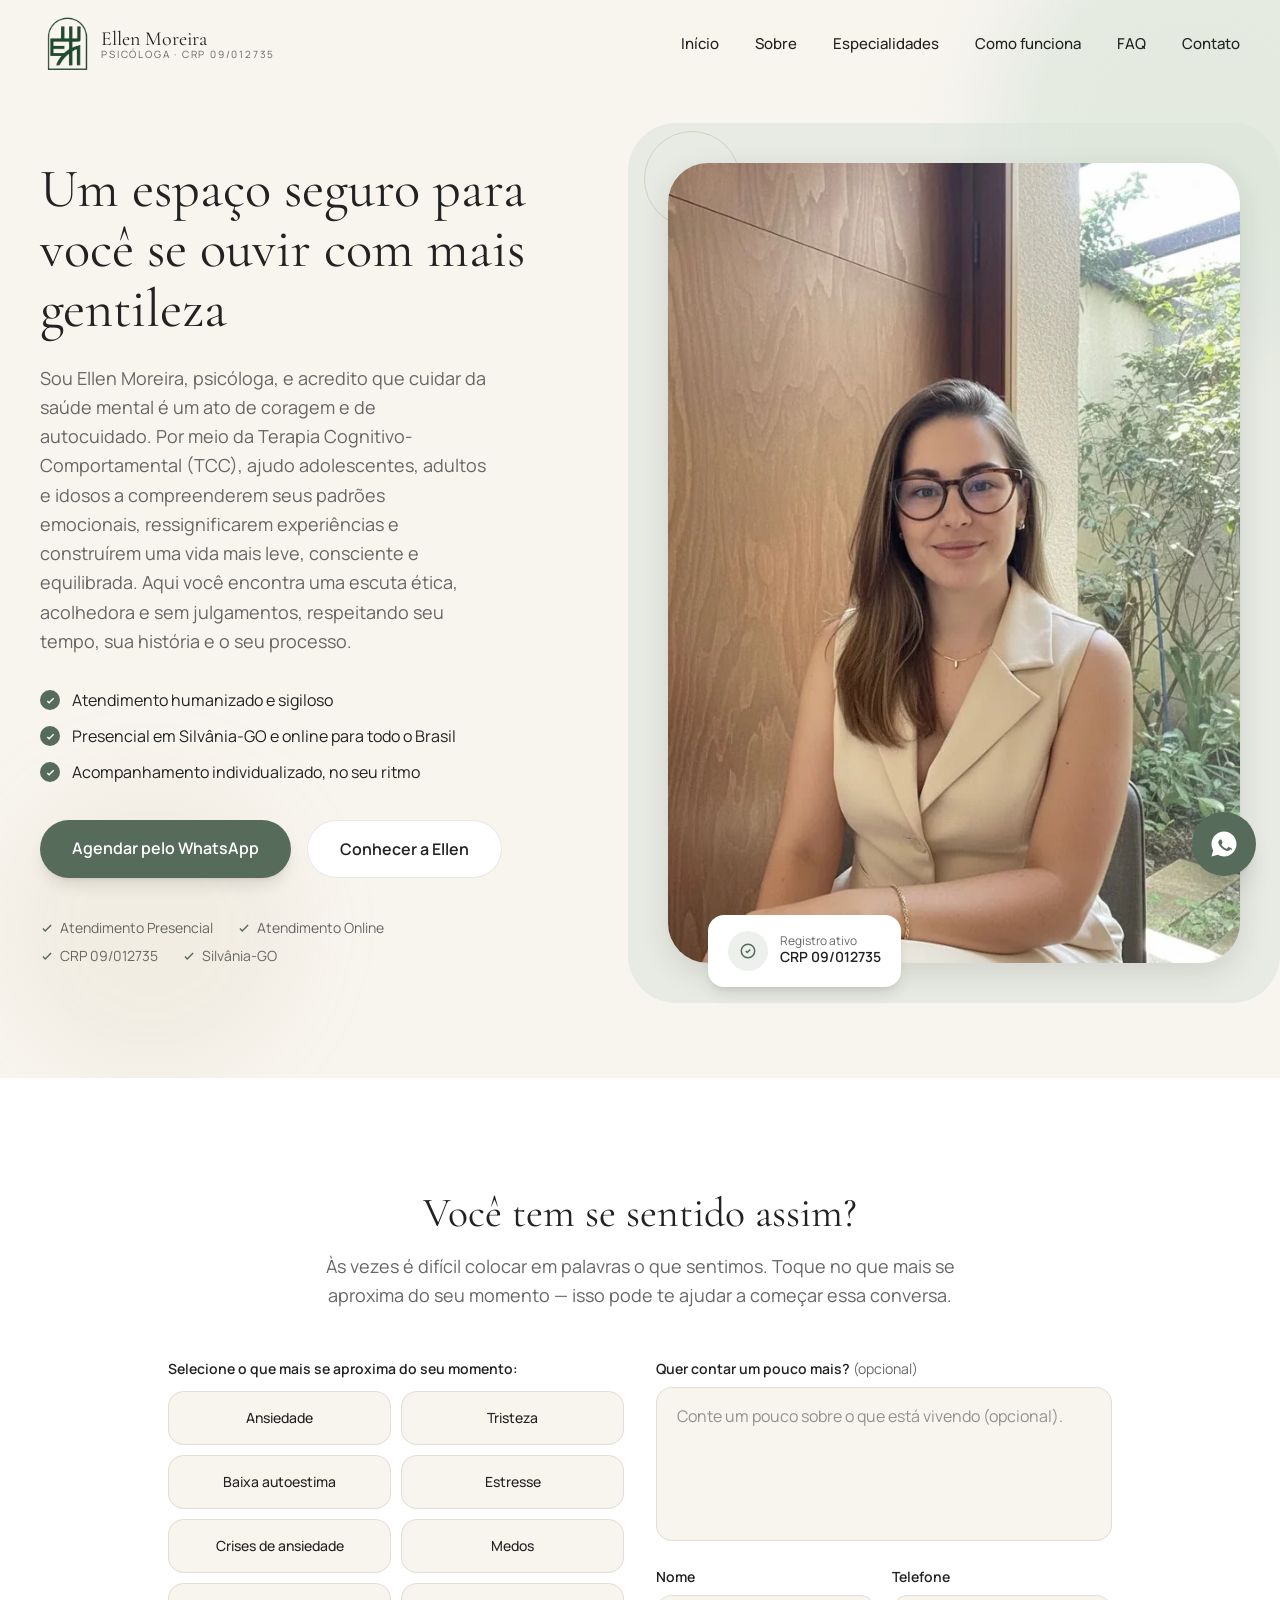
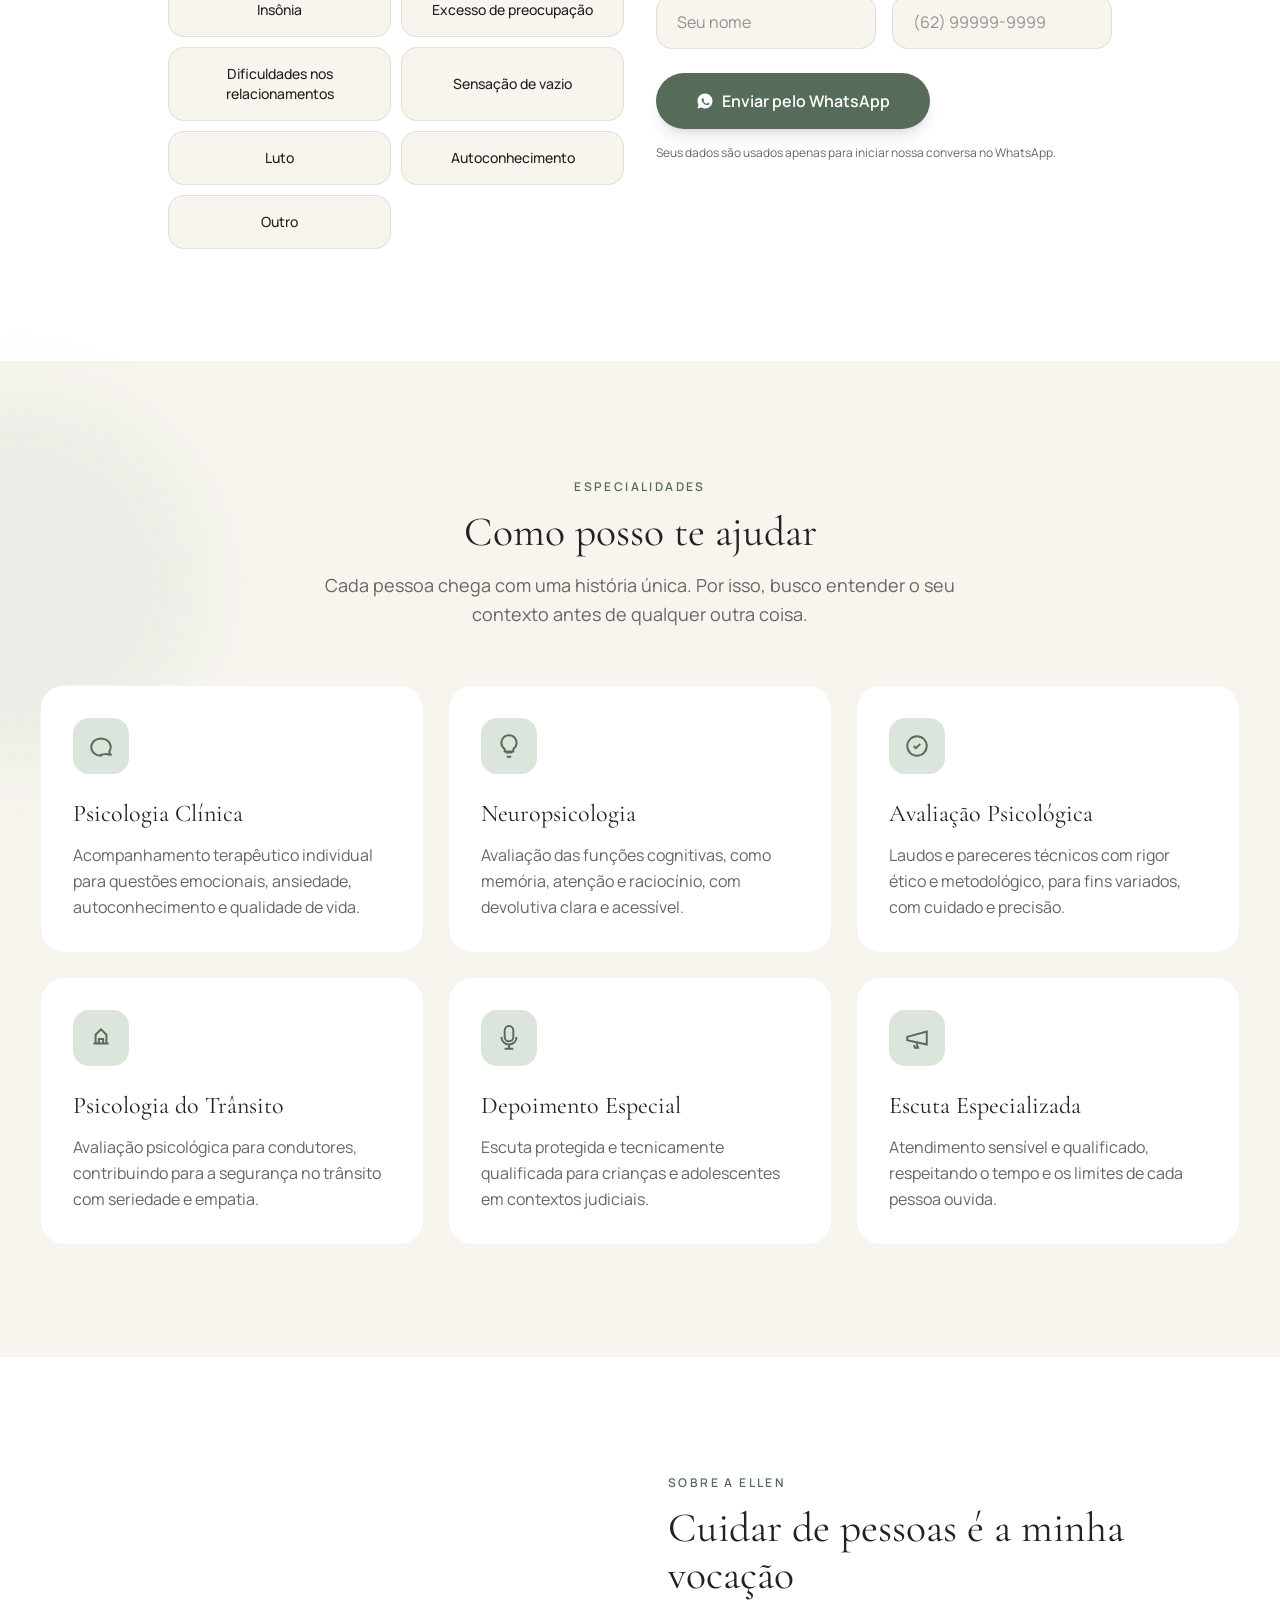
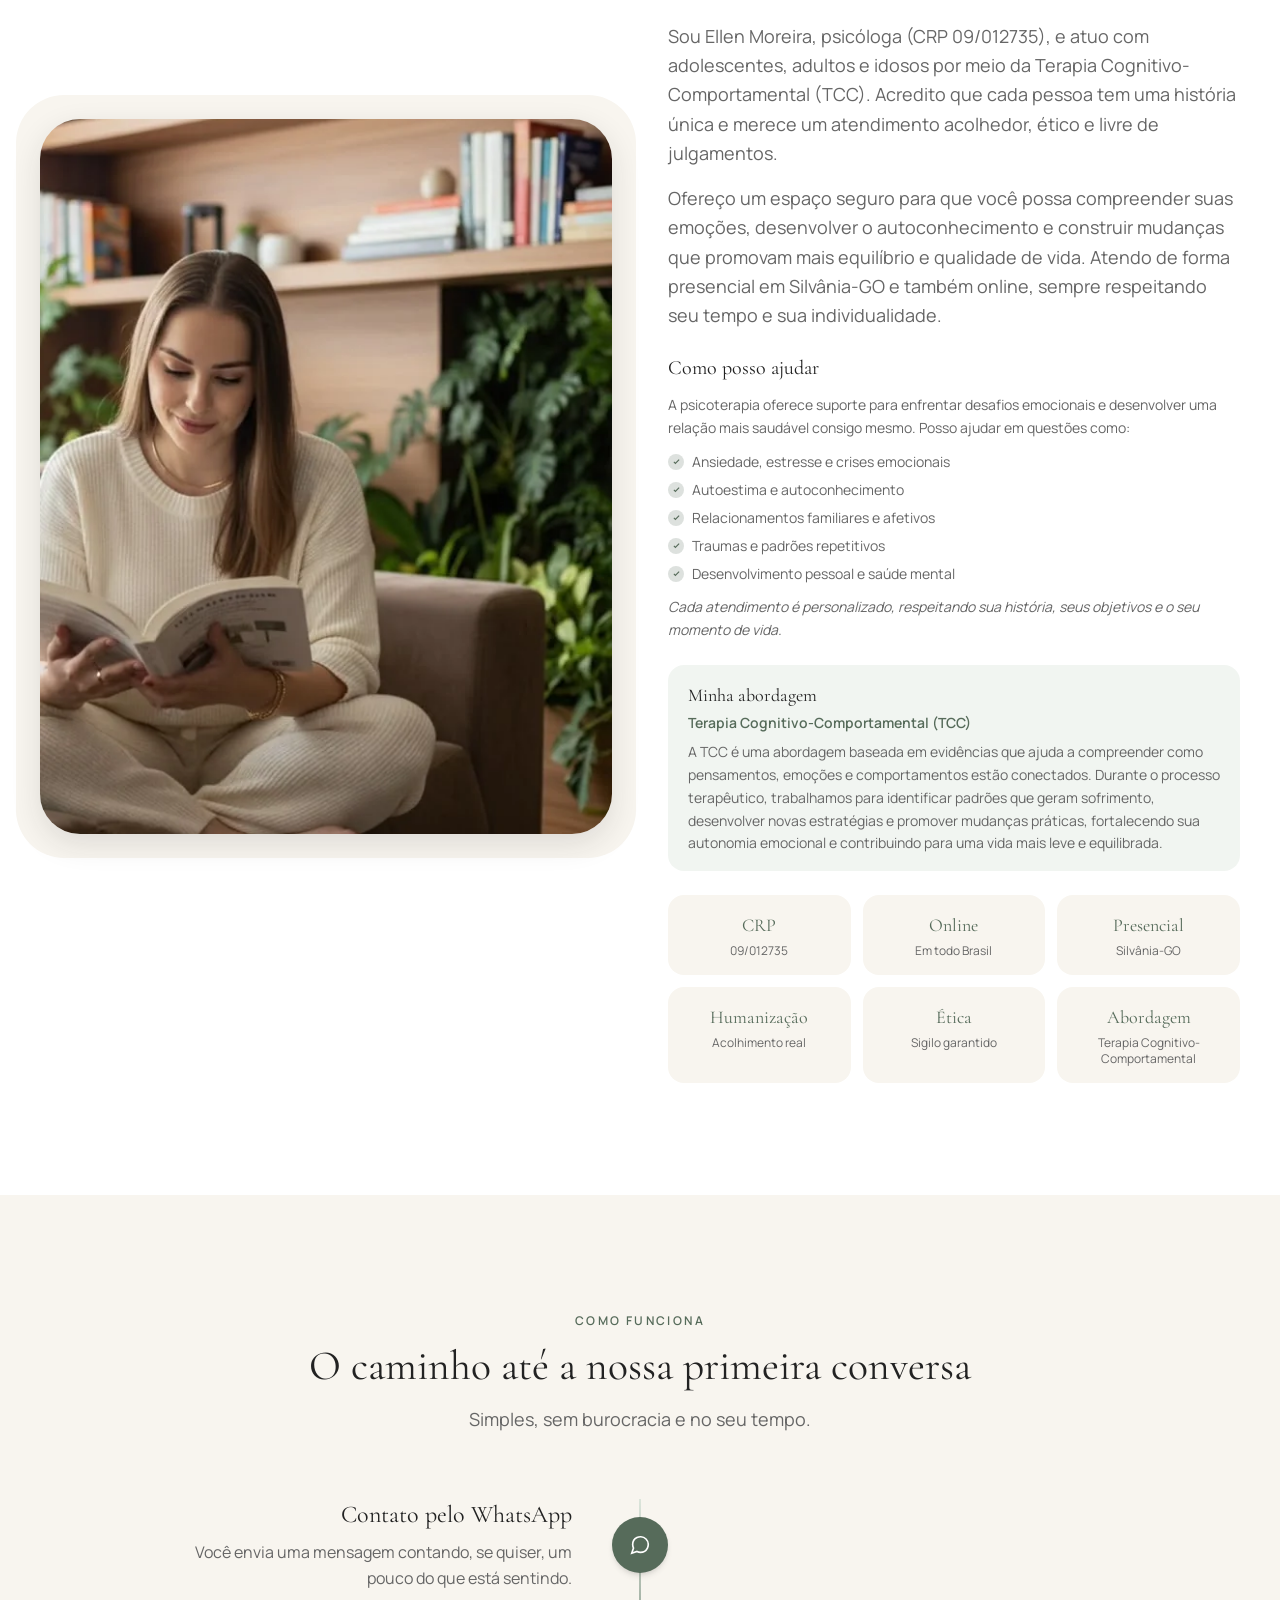
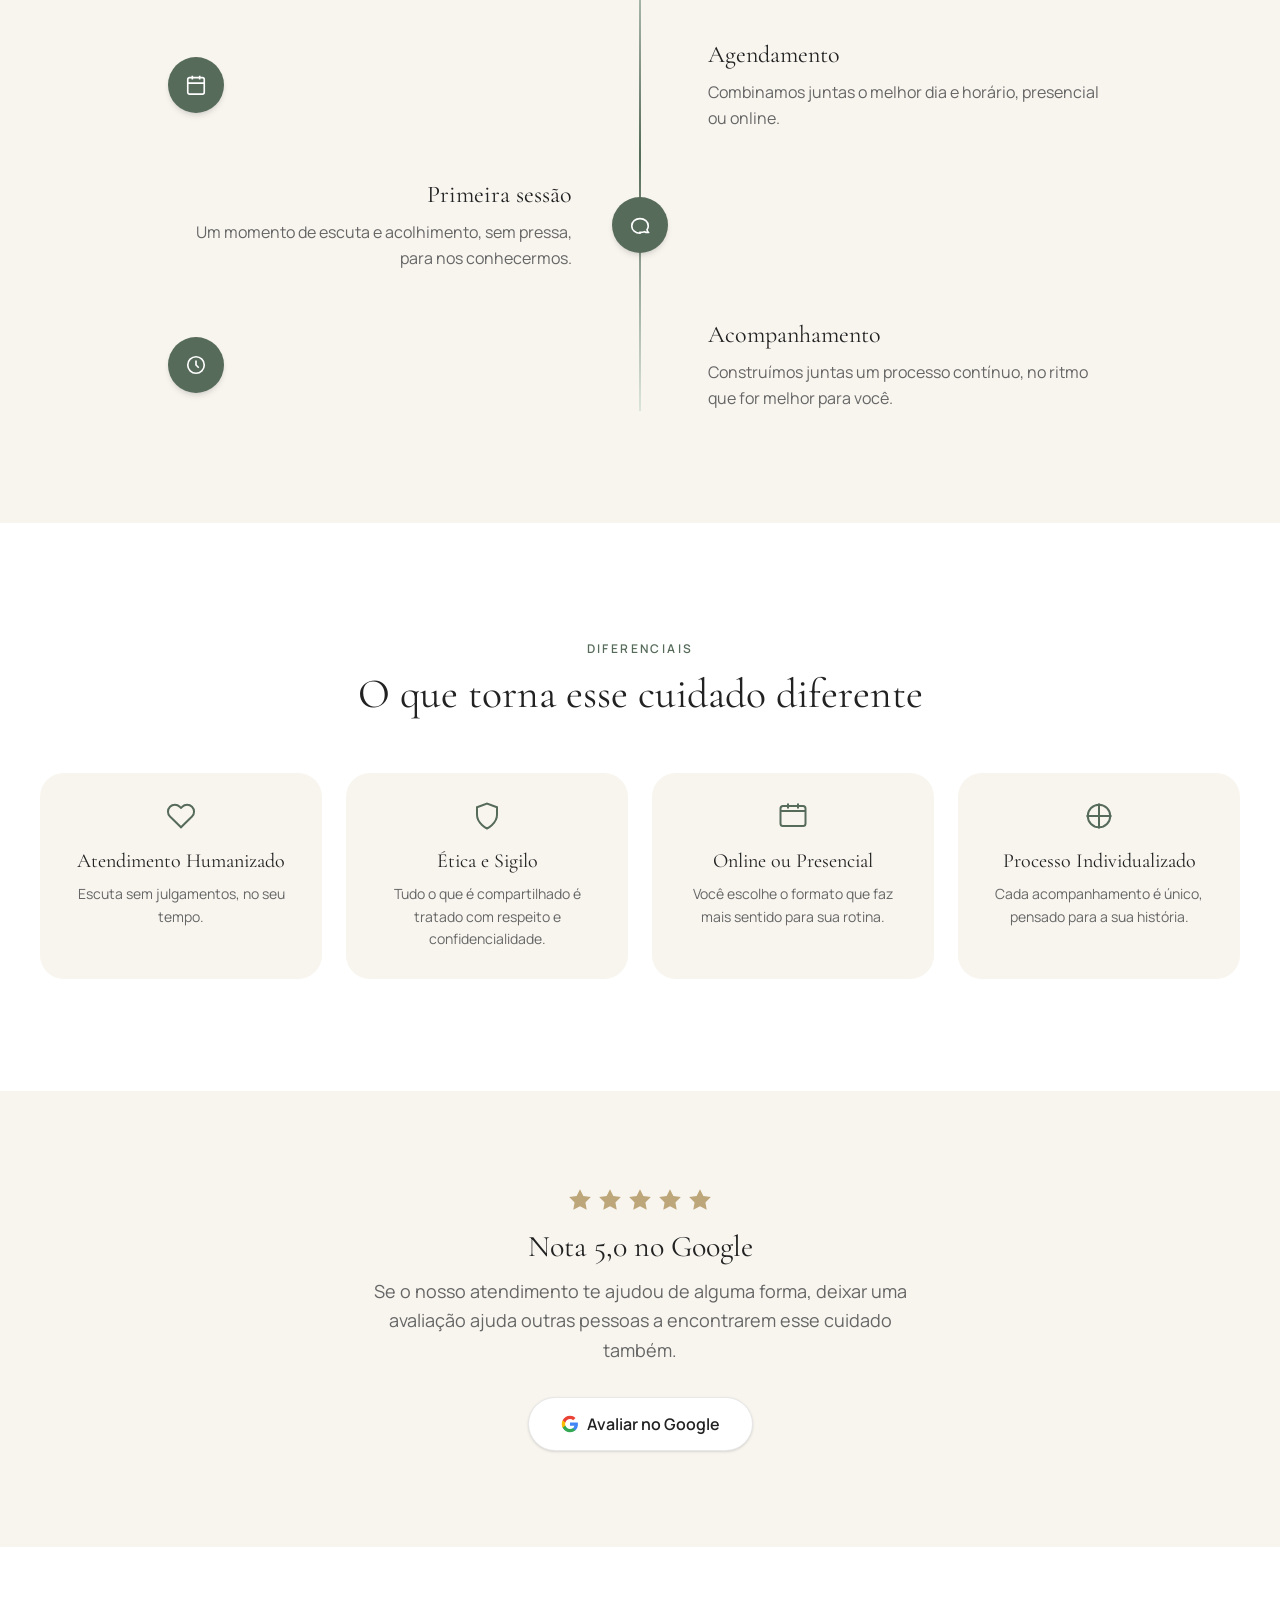
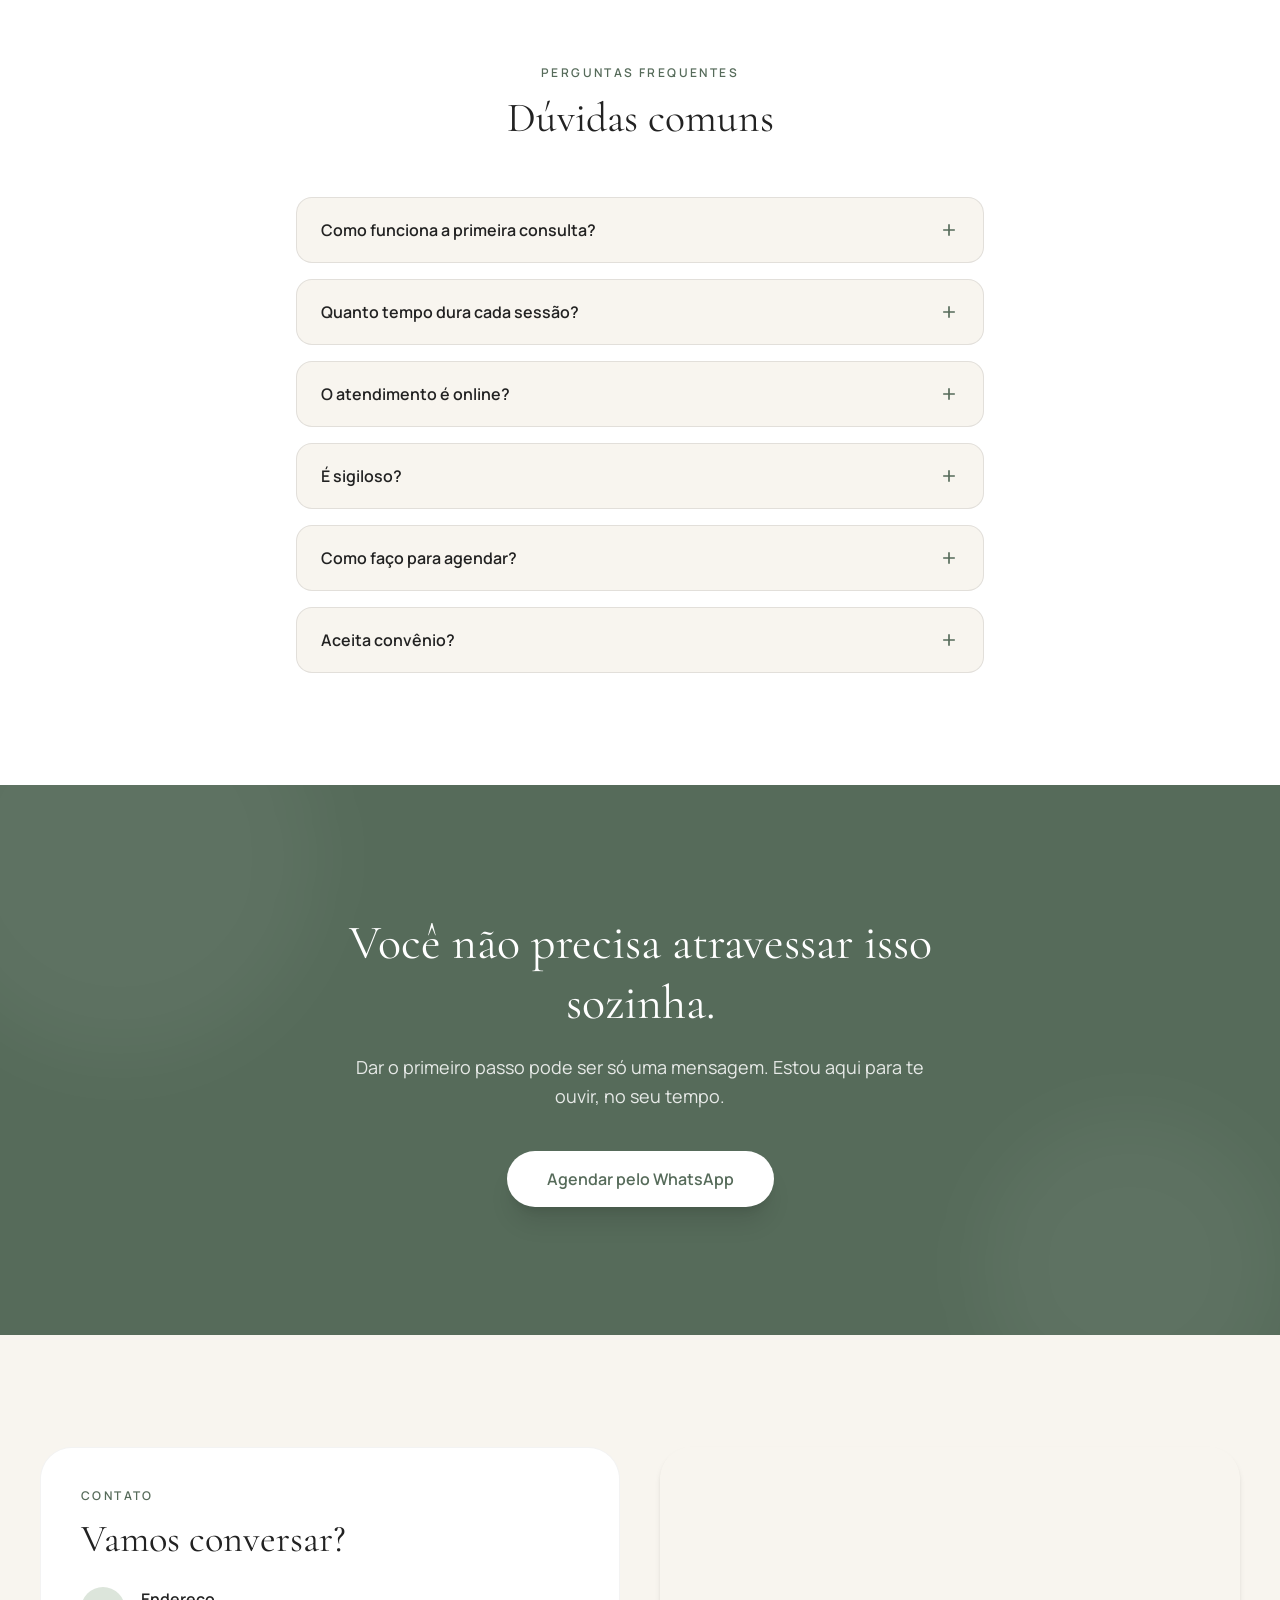
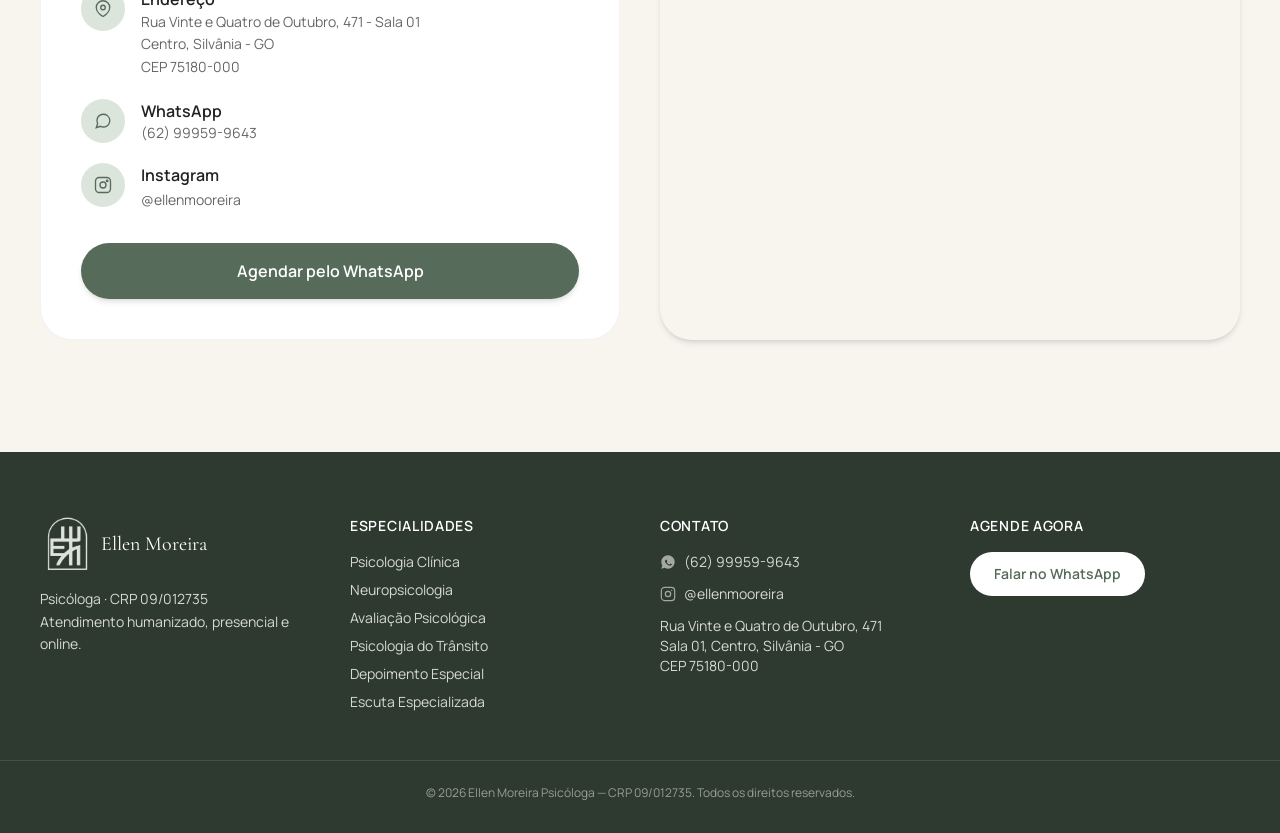
<file: index.html>
<!DOCTYPE html>
<html lang="pt-BR">
<head>
    <meta charset="UTF-8">
    <meta name="viewport" content="width=device-width, initial-scale=1.0">
    <meta name="google-site-verification" content="av6ownVcz0bvMMwk0Fsa8Rl8NqhIFDQjbBY0lFNOz18" />
    <link rel="sitemap" type="application/xml" title="Sitemap" href="/sitemap.xml" />
    <link rel="icon" href="/favicon.ico" sizes="any">
    <link rel="icon" type="image/png" sizes="32x32" href="/favicon-32x32.png">
    <link rel="icon" type="image/png" sizes="16x16" href="/favicon-16x16.png">
    <link rel="apple-touch-icon" sizes="180x180" href="/apple-touch-icon.png">
    <link rel="preload" as="image" href="/ellen-720.webp" imagesrcset="/ellen-480.webp 480w, /ellen-720.webp 720w, /ellen.webp 864w" imagesizes="(min-width: 1024px) 42vw, calc(100vw - 48px)" type="image/webp" fetchpriority="high">
    <title>Psicóloga em Silvânia-GO | Ellen Moreira</title>
    <meta name="description" content="Psicóloga em Silvânia-GO, com atendimento presencial e online para todo o Brasil. TCC, Neuropsicologia e Avaliação Psicológica. Agende pelo WhatsApp.">
    <meta name="keywords" content="psicóloga em Silvânia GO, psicoterapia em Silvânia, terapia online Goiás, psicóloga online, Terapia Cognitivo-Comportamental, neuropsicologia, avaliação psicológica em Silvânia">
    <meta name="robots" content="index, follow, max-image-preview:large, max-snippet:-1, max-video-preview:-1">
    <meta name="author" content="Ellen Moreira">
    <meta name="theme-color" content="#566B5A">
    <link rel="canonical" href="https://psicoellenmoreira.vercel.app/">
    <link rel="alternate" type="text/markdown" href="/index.md" title="Versão Markdown do conteúdo principal">
    <link rel="describedby" href="/llms.txt" type="text/markdown" title="Guia do site para agentes e LLMs">

    <!-- Open Graph -->
    <meta property="og:type" content="website">
    <meta property="og:title" content="Psicóloga em Silvânia-GO | Ellen Moreira">
    <meta property="og:description" content="Atendimento psicológico presencial em Silvânia-GO e online para todo o Brasil. TCC, Neuropsicologia e Avaliação Psicológica.">
    <meta property="og:locale" content="pt_BR">
    <meta property="og:url" content="https://psicoellenmoreira.vercel.app/">
    <meta property="og:site_name" content="Ellen Moreira Psicóloga">
    <meta property="og:image" content="https://psicoellenmoreira.vercel.app/og-image.webp">
    <meta property="og:image:type" content="image/webp">
    <meta property="og:image:width" content="1200">
    <meta property="og:image:height" content="630">
    <meta property="og:image:alt" content="Ellen Moreira, psicóloga em Silvânia-GO">

    <!-- Twitter Card -->
    <meta name="twitter:card" content="summary_large_image">
    <meta name="twitter:title" content="Psicóloga em Silvânia-GO | Ellen Moreira">
    <meta name="twitter:description" content="Atendimento psicológico presencial em Silvânia-GO e online para todo o Brasil.">
    <meta name="twitter:image" content="https://psicoellenmoreira.vercel.app/og-image.webp">
    <meta name="twitter:image:alt" content="Ellen Moreira, psicóloga em Silvânia-GO">

    <!-- Schema.org: entidade profissional, negócio local, serviços e FAQ para SEO/AEO/GEO -->
    <script type="application/ld+json">
        {
                    "@context": "https://schema.org",
                    "@graph": [
                                {
                                            "@type": "WebSite",
                                            "@id": "https://psicoellenmoreira.vercel.app/#website",
                                            "url": "https://psicoellenmoreira.vercel.app/",
                                            "name": "Ellen Moreira Psicóloga",
                                            "description": "Site oficial de Ellen Moreira, psicóloga em Silvânia-GO, com atendimento presencial e online.",
                                            "inLanguage": "pt-BR",
                                            "publisher": {
                                                        "@id": "https://psicoellenmoreira.vercel.app/#ellen-moreira"
                                            }
                                },
                                {
                                            "@type": "WebPage",
                                            "@id": "https://psicoellenmoreira.vercel.app/#webpage",
                                            "url": "https://psicoellenmoreira.vercel.app/",
                                            "name": "Psicóloga em Silvânia-GO | Ellen Moreira",
                                            "description": "Psicóloga em Silvânia-GO, com atendimento presencial e online para todo o Brasil. TCC, Neuropsicologia e Avaliação Psicológica.",
                                            "inLanguage": "pt-BR",
                                            "isPartOf": {
                                                        "@id": "https://psicoellenmoreira.vercel.app/#website"
                                            },
                                            "about": {
                                                        "@id": "https://psicoellenmoreira.vercel.app/#ellen-moreira"
                                            },
                                            "mainEntity": {
                                                        "@id": "https://psicoellenmoreira.vercel.app/#ellen-moreira"
                                            },
                                            "primaryImageOfPage": {
                                                        "@type": "ImageObject",
                                                        "url": "https://psicoellenmoreira.vercel.app/ellen.webp"
                                            }
                                },
                                {
                                            "@type": "Person",
                                            "@id": "https://psicoellenmoreira.vercel.app/#ellen-moreira",
                                            "name": "Ellen Moreira",
                                            "url": "https://psicoellenmoreira.vercel.app/",
                                            "image": "https://psicoellenmoreira.vercel.app/ellen.webp",
                                            "jobTitle": "Psicóloga",
                                            "description": "Psicóloga com atendimento presencial em Silvânia-GO e online para todo o Brasil, com atuação em Terapia Cognitivo-Comportamental (TCC), Psicologia Clínica, Neuropsicologia, Avaliação Psicológica, Psicologia do Trânsito, Depoimento Especial e Escuta Especializada.",
                                            "identifier": {
                                                        "@type": "PropertyValue",
                                                        "propertyID": "CRP",
                                                        "value": "09/012735"
                                            },
                                            "telephone": "+5562999599643",
                                            "address": {
                                                        "@type": "PostalAddress",
                                                        "streetAddress": "Rua Vinte e Quatro de Outubro, 471 - Sala 01, Centro",
                                                        "addressLocality": "Silvânia",
                                                        "addressRegion": "GO",
                                                        "postalCode": "75180-000",
                                                        "addressCountry": "BR"
                                            },
                                            "sameAs": [
                                                        "https://www.instagram.com/ellenmooreira/"
                                            ],
                                            "knowsAbout": [
                                                        "Terapia Cognitivo-Comportamental (TCC)",
                                                        "Psicologia Clínica",
                                                        "Neuropsicologia",
                                                        "Avaliação Psicológica",
                                                        "Psicologia do Trânsito",
                                                        "Depoimento Especial",
                                                        "Escuta Especializada"
                                            ],
                                            "hasOccupation": {
                                                        "@type": "Occupation",
                                                        "name": "Psicóloga"
                                            }
                                },
                                {
                                            "@type": "LocalBusiness",
                                            "@id": "https://psicoellenmoreira.vercel.app/#consultorio",
                                            "name": "Ellen Moreira Psicóloga",
                                            "url": "https://psicoellenmoreira.vercel.app/",
                                            "image": "https://psicoellenmoreira.vercel.app/ellen.webp",
                                            "description": "Atendimento psicológico presencial em Silvânia-GO e online para todo o Brasil.",
                                            "telephone": "+5562999599643",
                                            "priceRange": "$$",
                                            "address": {
                                                        "@type": "PostalAddress",
                                                        "streetAddress": "Rua Vinte e Quatro de Outubro, 471 - Sala 01, Centro",
                                                        "addressLocality": "Silvânia",
                                                        "addressRegion": "GO",
                                                        "postalCode": "75180-000",
                                                        "addressCountry": "BR"
                                            },
                                            "areaServed": [
                                                        {
                                                                    "@type": "City",
                                                                    "name": "Silvânia",
                                                                    "containedInPlace": {
                                                                                "@type": "State",
                                                                                "name": "Goiás"
                                                                    }
                                                        },
                                                        {
                                                                    "@type": "Country",
                                                                    "name": "Brasil"
                                                        }
                                            ],
                                            "founder": {
                                                        "@id": "https://psicoellenmoreira.vercel.app/#ellen-moreira"
                                            },
                                            "sameAs": [
                                                        "https://www.instagram.com/ellenmooreira/"
                                            ],
                                            "hasOfferCatalog": {
                                                        "@type": "OfferCatalog",
                                                        "name": "Serviços de Psicologia",
                                                        "itemListElement": [
                                                                    {
                                                                                "@type": "Offer",
                                                                                "itemOffered": {
                                                                                            "@type": "Service",
                                                                                            "name": "Psicologia Clínica",
                                                                                            "serviceType": "Psicologia Clínica",
                                                                                            "provider": {
                                                                                                        "@id": "https://psicoellenmoreira.vercel.app/#ellen-moreira"
                                                                                            }
                                                                                }
                                                                    },
                                                                    {
                                                                                "@type": "Offer",
                                                                                "itemOffered": {
                                                                                            "@type": "Service",
                                                                                            "name": "Neuropsicologia",
                                                                                            "serviceType": "Neuropsicologia",
                                                                                            "provider": {
                                                                                                        "@id": "https://psicoellenmoreira.vercel.app/#ellen-moreira"
                                                                                            }
                                                                                }
                                                                    },
                                                                    {
                                                                                "@type": "Offer",
                                                                                "itemOffered": {
                                                                                            "@type": "Service",
                                                                                            "name": "Avaliação Psicológica",
                                                                                            "serviceType": "Avaliação Psicológica",
                                                                                            "provider": {
                                                                                                        "@id": "https://psicoellenmoreira.vercel.app/#ellen-moreira"
                                                                                            }
                                                                                }
                                                                    },
                                                                    {
                                                                                "@type": "Offer",
                                                                                "itemOffered": {
                                                                                            "@type": "Service",
                                                                                            "name": "Psicologia do Trânsito",
                                                                                            "serviceType": "Psicologia do Trânsito",
                                                                                            "provider": {
                                                                                                        "@id": "https://psicoellenmoreira.vercel.app/#ellen-moreira"
                                                                                            }
                                                                                }
                                                                    },
                                                                    {
                                                                                "@type": "Offer",
                                                                                "itemOffered": {
                                                                                            "@type": "Service",
                                                                                            "name": "Depoimento Especial",
                                                                                            "serviceType": "Depoimento Especial",
                                                                                            "provider": {
                                                                                                        "@id": "https://psicoellenmoreira.vercel.app/#ellen-moreira"
                                                                                            }
                                                                                }
                                                                    },
                                                                    {
                                                                                "@type": "Offer",
                                                                                "itemOffered": {
                                                                                            "@type": "Service",
                                                                                            "name": "Escuta Especializada",
                                                                                            "serviceType": "Escuta Especializada",
                                                                                            "provider": {
                                                                                                        "@id": "https://psicoellenmoreira.vercel.app/#ellen-moreira"
                                                                                            }
                                                                                }
                                                                    }
                                                        ]
                                            }
                                },
                                {
                                            "@type": "FAQPage",
                                            "@id": "https://psicoellenmoreira.vercel.app/#faq",
                                            "url": "https://psicoellenmoreira.vercel.app/#faq",
                                            "inLanguage": "pt-BR",
                                            "mainEntity": [
                                                        {
                                                                    "@type": "Question",
                                                                    "name": "Como funciona a primeira consulta?",
                                                                    "acceptedAnswer": {
                                                                                "@type": "Answer",
                                                                                "text": "É um momento de acolhimento, onde nos conhecemos e você pode falar sobre o que te trouxe até aqui, sem pressa e sem julgamentos."
                                                                    }
                                                        },
                                                        {
                                                                    "@type": "Question",
                                                                    "name": "Quanto tempo dura cada sessão?",
                                                                    "acceptedAnswer": {
                                                                                "@type": "Answer",
                                                                                "text": "As sessões costumam durar cerca de 50 minutos, sempre respeitando as necessidades de cada processo."
                                                                    }
                                                        },
                                                        {
                                                                    "@type": "Question",
                                                                    "name": "O atendimento é online?",
                                                                    "acceptedAnswer": {
                                                                                "@type": "Answer",
                                                                                "text": "Sim. Atendo online para todo o Brasil e presencialmente em Silvânia-GO. Você escolhe o que for mais confortável."
                                                                    }
                                                        },
                                                        {
                                                                    "@type": "Question",
                                                                    "name": "É sigiloso?",
                                                                    "acceptedAnswer": {
                                                                                "@type": "Answer",
                                                                                "text": "Totalmente. O sigilo profissional é um compromisso ético inegociável em todo o acompanhamento."
                                                                    }
                                                        },
                                                        {
                                                                    "@type": "Question",
                                                                    "name": "Como faço para agendar?",
                                                                    "acceptedAnswer": {
                                                                                "@type": "Answer",
                                                                                "text": "Basta enviar uma mensagem pelo WhatsApp. A partir daí, combinamos juntas o melhor dia e horário para você."
                                                                    }
                                                        },
                                                        {
                                                                    "@type": "Question",
                                                                    "name": "Aceita convênio?",
                                                                    "acceptedAnswer": {
                                                                                "@type": "Answer",
                                                                                "text": "No momento o atendimento é particular. Fale comigo pelo WhatsApp para mais informações sobre valores e formas de pagamento."
                                                                    }
                                                        }
                                            ]
                                }
                    ]
        }
    </script>

    <link rel="preconnect" href="https://fonts.googleapis.com">
    <link rel="preconnect" href="https://fonts.gstatic.com" crossorigin>
    <link href="https://fonts.googleapis.com/css2?family=Cormorant+Garamond:wght@400;500;600;700&family=Manrope:wght@400;500;600;700;800&display=swap" rel="stylesheet">
    <link rel="stylesheet" href="/styles.css">

</head>

<body class="antialiased">

    <!-- ============ SKIP LINK ============ -->
    <a href="#main" class="sr-only focus:not-sr-only focus:absolute focus:top-2 focus:left-2 bg-moss text-white px-4 py-2 rounded-md z-[100]">Ir para o conteúdo principal</a>

    <!-- ============ NAVBAR ============ -->
    <header id="navbar" class="fixed top-0 left-0 w-full z-50">
        <nav class="max-w-7xl mx-auto flex items-center justify-between px-6 lg:px-10 py-4" aria-label="Navegação principal">
            <a href="#inicio" class="flex items-center gap-3" aria-label="Ellen Moreira - Psicóloga, início da página">
                <img src="/logosmefundo.webp" alt="Logo Ellen Moreira Psicóloga" width="269" height="306" decoding="async" class="h-14 w-auto object-contain">
                <span class="font-serif text-xl text-ink leading-tight">Ellen Moreira<span class="block text-[10px] tracking-[0.18em] text-inkSoft font-sans uppercase -mt-1">Psicóloga · CRP 09/012735</span></span>
            </a>

            <ul class="hidden lg:flex items-center gap-9 text-[15px] text-ink font-medium">
                <li><a href="#inicio" class="hover:text-moss transition-colors">Início</a></li>
                <li><a href="#sobre" class="hover:text-moss transition-colors">Sobre</a></li>
                <li><a href="#especialidades" class="hover:text-moss transition-colors">Especialidades</a></li>
                <li><a href="#como-funciona" class="hover:text-moss transition-colors">Como funciona</a></li>
                <li><a href="#faq" class="hover:text-moss transition-colors">FAQ</a></li>
                <li><a href="#contato" class="hover:text-moss transition-colors">Contato</a></li>
            </ul>



            <button id="hamburger" class="hamburger lg:hidden flex flex-col gap-[6px] w-8 h-8 items-center justify-center" aria-label="Abrir menu" aria-expanded="false">
                <span class="bar bar1 block w-6 h-[2px] bg-ink rounded"></span>
                <span class="bar bar2 block w-6 h-[2px] bg-ink rounded"></span>
                <span class="bar bar3 block w-6 h-[2px] bg-ink rounded"></span>
            </button>
        </nav>

        <div id="mobileMenu" class="lg:hidden bg-white/95 backdrop-blur-md border-t border-sage">
            <ul class="flex flex-col gap-1 px-6 py-4 text-ink font-medium">
                <li><a href="#inicio" class="block py-3 border-b border-sage/60">Início</a></li>
                <li><a href="#sobre" class="block py-3 border-b border-sage/60">Sobre</a></li>
                <li><a href="#especialidades" class="block py-3 border-b border-sage/60">Especialidades</a></li>
                <li><a href="#como-funciona" class="block py-3 border-b border-sage/60">Como funciona</a></li>
                <li><a href="#faq" class="block py-3 border-b border-sage/60">FAQ</a></li>
                <li><a href="#contato" class="block py-3">Contato</a></li>
            </ul>
        </div>
    </header>

    <main id="main">

        <!-- ============ HERO ============ -->
        <section id="inicio" class="relative pt-32 lg:pt-40 pb-20 lg:pb-28 overflow-hidden">
            <div class="blob w-[420px] h-[420px] bg-sage/70 -top-20 -right-32"></div>
            <div class="blob w-[300px] h-[300px] bg-gold/10 bottom-0 left-0"></div>

            <div class="max-w-7xl mx-auto px-6 lg:px-10 relative z-10 grid lg:grid-cols-2 gap-14 items-center">

                <!-- Mobile: image first -->
                <div id="hero-photo-wrap" class="order-1 lg:order-2 relative">
                    <div class="absolute -inset-6 lg:-inset-10 rounded-[3rem] bg-sage/60 -z-10" aria-hidden="true"></div>
                    <div class="absolute -top-8 -left-6 w-24 h-24 rounded-full border border-gold/40 -z-10" aria-hidden="true"></div>
                    <img src="/ellen-720.webp" srcset="/ellen-480.webp 480w, /ellen-720.webp 720w, /ellen.webp 864w" sizes="(min-width: 1024px) 42vw, calc(100vw - 48px)" alt="Ellen Moreira, psicóloga, sorrindo em ambiente acolhedor de consultório" width="864" height="1082" loading="eager" decoding="async" fetchpriority="high" class="img-portrait img-portrait-hero">
                    <div class="absolute -bottom-6 left-6 lg:left-10 bg-white rounded-2xl shadow-lg px-5 py-4 flex items-center gap-3">
                        <div class="w-10 h-10 rounded-full bg-moss/10 flex items-center justify-center">
                            <svg width="18" height="18" viewBox="0 0 24 24" fill="none" stroke="#566B5A" stroke-width="2"><path d="M9 12l2 2 4-4M21 12a9 9 0 11-18 0 9 9 0 0118 0z"/></svg>
                        </div>
                        <div>
                            <p class="text-xs text-inkSoft leading-none">Registro ativo</p>
                            <p class="text-sm font-semibold text-ink">CRP 09/012735</p>
                        </div>
                    </div>
                </div>

                <div id="hero-text-wrap" class="order-2 lg:order-1">
                    <h1 class="font-serif text-[2.6rem] sm:text-5xl lg:text-[3.4rem] leading-[1.1] text-ink mb-6">
                        Um espaço seguro para você se ouvir com mais gentileza
                    </h1>
                    <p class="text-inkSoft text-lg leading-relaxed mb-8 max-w-md">
                        Sou Ellen Moreira, psicóloga, e acredito que cuidar da saúde mental é um ato de coragem e de autocuidado. Por meio da Terapia Cognitivo-Comportamental (TCC), ajudo adolescentes, adultos e idosos a compreenderem seus padrões emocionais, ressignificarem experiências e construírem uma vida mais leve, consciente e equilibrada. Aqui você encontra uma escuta ética, acolhedora e sem julgamentos, respeitando seu tempo, sua história e o seu processo.
                    </p>

                    <ul class="flex flex-col gap-3 mb-9">
                        <li class="flex items-center gap-3 text-ink"><span class="w-5 h-5 rounded-full bg-moss flex items-center justify-center flex-shrink-0"><svg width="11" height="11" viewBox="0 0 24 24" fill="none" stroke="white" stroke-width="3"><path d="M5 13l4 4L19 7"/></svg></span>Atendimento humanizado e sigiloso</li>
                        <li class="flex items-center gap-3 text-ink"><span class="w-5 h-5 rounded-full bg-moss flex items-center justify-center flex-shrink-0"><svg width="11" height="11" viewBox="0 0 24 24" fill="none" stroke="white" stroke-width="3"><path d="M5 13l4 4L19 7"/></svg></span>Presencial em Silvânia-GO e online para todo o Brasil</li>
                        <li class="flex items-center gap-3 text-ink"><span class="w-5 h-5 rounded-full bg-moss flex items-center justify-center flex-shrink-0"><svg width="11" height="11" viewBox="0 0 24 24" fill="none" stroke="white" stroke-width="3"><path d="M5 13l4 4L19 7"/></svg></span>Acompanhamento individualizado, no seu ritmo</li>
                    </ul>

                    <div class="flex flex-col sm:flex-row gap-4 mb-10">
                        <a href="https://wa.me/5562999599643?text=Oi%2C%20Ellen!%20Vim%20pelo%20site%20e%20gostaria%20de%20agendar%20um%20atendimento." target="_blank" rel="noopener noreferrer" class="btn-grow text-center bg-moss text-white font-semibold px-8 py-4 rounded-full shadow-lg hover:bg-mossDark">
                            Agendar pelo WhatsApp
                        </a>
                        <a href="#sobre" class="btn-grow text-center bg-white text-ink font-semibold px-8 py-4 rounded-full border border-ink/10 hover:border-moss/40">
                            Conhecer a Ellen
                        </a>
                    </div>

                    <div class="flex flex-col gap-2 text-sm text-inkSoft text-center sm:text-left">
                        <div class="flex flex-wrap justify-center sm:justify-start gap-x-6 gap-y-1">
                            <span class="flex items-center gap-1.5"><svg width="14" height="14" viewBox="0 0 24 24" fill="none" stroke="#566B5A" stroke-width="2.5"><path d="M5 13l4 4L19 7"/></svg>Atendimento Presencial</span>
                            <span class="flex items-center gap-1.5"><svg width="14" height="14" viewBox="0 0 24 24" fill="none" stroke="#566B5A" stroke-width="2.5"><path d="M5 13l4 4L19 7"/></svg>Atendimento Online</span>
                        </div>
                        <div class="flex flex-wrap justify-center sm:justify-start gap-x-6 gap-y-1">
                            <span class="flex items-center gap-1.5"><svg width="14" height="14" viewBox="0 0 24 24" fill="none" stroke="#566B5A" stroke-width="2.5"><path d="M5 13l4 4L19 7"/></svg>CRP 09/012735</span>
                            <span class="flex items-center gap-1.5"><svg width="14" height="14" viewBox="0 0 24 24" fill="none" stroke="#566B5A" stroke-width="2.5"><path d="M5 13l4 4L19 7"/></svg>Silvânia-GO</span>
                        </div>
                    </div>
                </div>
            </div>
        </section>

        <!-- ============ VOCÊ TEM SE SENTIDO ASSIM (FORM) ============ -->
        <section id="contato-rapido" class="relative py-20 lg:py-28 bg-white">
            <div class="max-w-5xl mx-auto px-6 lg:px-10 text-center reveal">
                <h2 class="font-serif text-3xl sm:text-4xl lg:text-[2.6rem] text-ink mb-4">Você tem se sentido assim?</h2>
                <p class="text-inkSoft text-lg max-w-2xl mx-auto leading-relaxed">
                    Às vezes é difícil colocar em palavras o que sentimos. Toque no que mais se aproxima do seu momento — isso pode te ajudar a começar essa conversa.
                </p>
            </div>

            <!-- FORM REESTRUTURADO: duas colunas em desktop -->
            <form id="feelingForm" class="max-w-5xl mx-auto px-6 lg:px-10 mt-12 reveal" aria-label="Formulário de contato rápido via WhatsApp">
                <div class="lg:flex lg:gap-8">
                    <!-- COLUNA ESQUERDA: Grid de sentimentos -->
                    <div class="lg:w-1/2 mb-6 lg:mb-0">
                        <p class="text-sm font-semibold text-ink mb-3">Selecione o que mais se aproxima do seu momento:</p>
                        <div id="feelingGrid" class="grid grid-cols-2 gap-2.5" role="group" aria-label="Selecione um ou mais sentimentos">
                            <!-- Cards inseridos via JS -->
                        </div>
                    </div>

                    <!-- COLUNA DIREITA: Campos de texto e dados -->
                    <div class="lg:w-1/2">
                        <div class="mb-5">
                            <label for="message" class="block text-sm font-semibold text-ink mb-2">Quer contar um pouco mais? <span class="text-inkSoft font-normal">(opcional)</span></label>
                            <textarea id="message" rows="5" placeholder="Conte um pouco sobre o que está vivendo (opcional)." class="w-full rounded-2xl border border-ink/10 bg-bg px-5 py-4 text-ink placeholder:text-inkSoft/70 focus:border-moss focus:ring-0 resize-none"></textarea>
                        </div>

                        <div class="grid sm:grid-cols-2 gap-4 mb-6">
                            <div>
                                <label for="name" class="block text-sm font-semibold text-ink mb-2">Nome</label>
                                <input id="name" type="text" required placeholder="Seu nome" class="w-full rounded-2xl border border-ink/10 bg-bg px-5 py-3.5 text-ink placeholder:text-inkSoft/70 focus:border-moss focus:ring-0">
                            </div>
                            <div>
                                <label for="phone" class="block text-sm font-semibold text-ink mb-2">Telefone</label>
                                <input id="phone" type="tel" required placeholder="(62) 99999-9999" class="w-full rounded-2xl border border-ink/10 bg-bg px-5 py-3.5 text-ink placeholder:text-inkSoft/70 focus:border-moss focus:ring-0">
                            </div>
                        </div>

                        <div class="text-center lg:text-left">
                            <button type="submit" class="btn-grow inline-flex items-center gap-2 bg-moss text-white font-semibold px-10 py-4 rounded-full shadow-lg hover:bg-mossDark w-full sm:w-auto justify-center">
                                <svg width="18" height="18" viewBox="0 0 24 24" fill="currentColor" aria-hidden="true"><path d="M12 2C6.48 2 2 6.48 2 12c0 1.85.5 3.58 1.36 5.07L2 22l5.07-1.32A9.94 9.94 0 0012 22c5.52 0 10-4.48 10-10S17.52 2 12 2zm5.2 14.2c-.22.62-1.29 1.2-1.78 1.27-.46.07-.93.1-1.5-.1-.34-.12-.79-.27-1.36-.53-2.4-1.04-3.96-3.45-4.08-3.61-.12-.16-.98-1.3-.98-2.48 0-1.18.62-1.76.84-2 .22-.24.48-.3.64-.3.16 0 .32 0 .46.01.15.01.35-.06.55.42.21.5.7 1.72.76 1.84.06.12.1.27.02.43-.08.16-.13.26-.25.4-.13.14-.27.32-.38.43-.13.13-.27.27-.11.55.16.28.71 1.17 1.53 1.9 1.05.94 1.94 1.23 2.22 1.37.28.14.45.12.62-.07.17-.2.71-.83.9-1.11.19-.28.38-.23.63-.14.25.09 1.6.76 1.87.9.27.14.45.21.51.33.07.12.07.69-.15 1.31z"/></svg>
                                Enviar pelo WhatsApp
                            </button>
                            <p class="text-xs text-inkSoft mt-4">Seus dados são usados apenas para iniciar nossa conversa no WhatsApp.</p>
                        </div>
                    </div>
                </div>
            </form>
        </section>

        <!-- ============ ESPECIALIDADES ============ -->
        <section id="especialidades" class="relative py-20 lg:py-28">
            <div class="blob w-[360px] h-[360px] bg-sage/50 top-10 -left-40"></div>
            <div class="max-w-7xl mx-auto px-6 lg:px-10 relative z-10">
                <div class="text-center max-w-2xl mx-auto mb-14 reveal">
                    <span class="text-xs uppercase tracking-[0.2em] text-moss font-semibold">Especialidades</span>
                    <h2 class="font-serif text-3xl sm:text-4xl lg:text-[2.6rem] text-ink mt-3 mb-4">Como posso te ajudar</h2>
                    <p class="text-inkSoft text-lg leading-relaxed">Cada pessoa chega com uma história única. Por isso, busco entender o seu contexto antes de qualquer outra coisa.</p>
                </div>

                <div class="grid sm:grid-cols-2 lg:grid-cols-3 gap-6">
                    <!-- Card 1 -->
                    <div class="lift-card reveal bg-white rounded-3xl p-8 border border-ink/5">
                        <div class="w-14 h-14 rounded-2xl bg-sage flex items-center justify-center mb-6">
                            <svg width="26" height="26" viewBox="0 0 24 24" fill="none" stroke="#566B5A" stroke-width="1.8"><path d="M12 21c-4.97 0-9-3.5-9-8s4.03-8 9-8 9 3.5 9 8c0 1.6-.5 3.1-1.4 4.3.3.9.7 1.8 1.4 2.7-1.5.3-2.9 0-4-.7-1.5.5-3.2.7-5 .7z"/></svg>
                        </div>
                        <h3 class="font-serif text-2xl text-ink mb-3">Psicologia Clínica</h3>
                        <p class="text-inkSoft leading-relaxed">Acompanhamento terapêutico individual para questões emocionais, ansiedade, autoconhecimento e qualidade de vida.</p>
                    </div>
                    <!-- Card 2 -->
                    <div class="lift-card reveal bg-white rounded-3xl p-8 border border-ink/5">
                        <div class="w-14 h-14 rounded-2xl bg-sage flex items-center justify-center mb-6">
                            <svg width="26" height="26" viewBox="0 0 24 24" fill="none" stroke="#566B5A" stroke-width="1.8"><path d="M9 18h6M10 22h4M12 2a7 7 0 00-4 12.7V17h8v-2.3A7 7 0 0012 2z"/></svg>
                        </div>
                        <h3 class="font-serif text-2xl text-ink mb-3">Neuropsicologia</h3>
                        <p class="text-inkSoft leading-relaxed">Avaliação das funções cognitivas, como memória, atenção e raciocínio, com devolutiva clara e acessível.</p>
                    </div>
                    <!-- Card 3 -->
                    <div class="lift-card reveal bg-white rounded-3xl p-8 border border-ink/5">
                        <div class="w-14 h-14 rounded-2xl bg-sage flex items-center justify-center mb-6">
                            <svg width="26" height="26" viewBox="0 0 24 24" fill="none" stroke="#566B5A" stroke-width="1.8"><path d="M9 12l2 2 4-4M21 12a9 9 0 11-18 0 9 9 0 0118 0z"/></svg>
                        </div>
                        <h3 class="font-serif text-2xl text-ink mb-3">Avaliação Psicológica</h3>
                        <p class="text-inkSoft leading-relaxed">Laudos e pareceres técnicos com rigor ético e metodológico, para fins variados, com cuidado e precisão.</p>
                    </div>
                    <!-- Card 4 -->
                    <div class="lift-card reveal bg-white rounded-3xl p-8 border border-ink/5">
                        <div class="w-14 h-14 rounded-2xl bg-sage flex items-center justify-center mb-6">
                            <svg width="26" height="26" viewBox="0 0 24 24" fill="none" stroke="#566B5A" stroke-width="1.8"><path d="M5 17h14M7 17V9l5-5 5 5v8M10 17v-4h4v4"/></svg>
                        </div>
                        <h3 class="font-serif text-2xl text-ink mb-3">Psicologia do Trânsito</h3>
                        <p class="text-inkSoft leading-relaxed">Avaliação psicológica para condutores, contribuindo para a segurança no trânsito com seriedade e empatia.</p>
                    </div>
                    <!-- Card 5 -->
                    <div class="lift-card reveal bg-white rounded-3xl p-8 border border-ink/5">
                        <div class="w-14 h-14 rounded-2xl bg-sage flex items-center justify-center mb-6">
                            <svg width="26" height="26" viewBox="0 0 24 24" fill="none" stroke="#566B5A" stroke-width="1.8"><path d="M12 1a4 4 0 014 4v6a4 4 0 01-8 0V5a4 4 0 014-4zM19 11a7 7 0 01-14 0M12 18v4M8 22h8"/></svg>
                        </div>
                        <h3 class="font-serif text-2xl text-ink mb-3">Depoimento Especial</h3>
                        <p class="text-inkSoft leading-relaxed">Escuta protegida e tecnicamente qualificada para crianças e adolescentes em contextos judiciais.</p>
                    </div>
                    <!-- Card 6 -->
                    <div class="lift-card reveal bg-white rounded-3xl p-8 border border-ink/5">
                        <div class="w-14 h-14 rounded-2xl bg-sage flex items-center justify-center mb-6">
                            <svg width="26" height="26" viewBox="0 0 24 24" fill="none" stroke="#566B5A" stroke-width="1.8"><path d="M3 11l18-5v12L3 14v-3z"/><path d="M11.6 16.8L13 21h-3l-.7-2.5"/></svg>
                        </div>
                        <h3 class="font-serif text-2xl text-ink mb-3">Escuta Especializada</h3>
                        <p class="text-inkSoft leading-relaxed">Atendimento sensível e qualificado, respeitando o tempo e os limites de cada pessoa ouvida.</p>
                    </div>
                </div>
            </div>
        </section>

        <!-- ============ SOBRE ============ -->
        <section id="sobre" class="relative py-20 lg:py-28 bg-white">
            <div class="max-w-7xl mx-auto px-6 lg:px-10 grid lg:grid-cols-2 gap-14 items-center">
                <div class="relative reveal left order-1">
                    <div class="absolute -inset-6 rounded-[3rem] bg-bg -z-10" aria-hidden="true"></div>
                    <img src="/ellenlendo.webp" alt="Ellen Moreira em ambiente de consultório, transmitindo acolhimento" width="592" height="1280" loading="lazy" decoding="async" class="img-portrait img-portrait-sobre">
                </div>

                <div class="order-2 reveal right">
                    <span class="text-xs uppercase tracking-[0.2em] text-moss font-semibold">Sobre a Ellen</span>
                    <h2 class="font-serif text-3xl sm:text-4xl lg:text-[2.6rem] text-ink mt-3 mb-6">Cuidar de pessoas é a minha vocação</h2>
                    <p class="text-inkSoft text-lg leading-relaxed mb-4">
                        Sou Ellen Moreira, psicóloga (CRP 09/012735), e atuo com adolescentes, adultos e idosos por meio da Terapia Cognitivo-Comportamental (TCC). Acredito que cada pessoa tem uma história única e merece um atendimento acolhedor, ético e livre de julgamentos.
                    </p>
                    <p class="text-inkSoft text-lg leading-relaxed mb-6">
                        Ofereço um espaço seguro para que você possa compreender suas emoções, desenvolver o autoconhecimento e construir mudanças que promovam mais equilíbrio e qualidade de vida. Atendo de forma presencial em Silvânia-GO e também online, sempre respeitando seu tempo e sua individualidade.
                    </p>

                    <!-- Como posso ajudar -->
                    <div class="mb-6">
                        <h3 class="font-serif text-xl text-ink mb-3">Como posso ajudar</h3>
                        <p class="text-inkSoft text-sm leading-relaxed mb-3">A psicoterapia oferece suporte para enfrentar desafios emocionais e desenvolver uma relação mais saudável consigo mesmo. Posso ajudar em questões como:</p>
                        <ul class="flex flex-col gap-2 mb-3">
                            <li class="flex items-center gap-2 text-sm text-inkSoft"><span class="w-4 h-4 rounded-full bg-moss/20 flex items-center justify-center flex-shrink-0"><svg width="9" height="9" viewBox="0 0 24 24" fill="none" stroke="#566B5A" stroke-width="3"><path d="M5 13l4 4L19 7"/></svg></span>Ansiedade, estresse e crises emocionais</li>
                            <li class="flex items-center gap-2 text-sm text-inkSoft"><span class="w-4 h-4 rounded-full bg-moss/20 flex items-center justify-center flex-shrink-0"><svg width="9" height="9" viewBox="0 0 24 24" fill="none" stroke="#566B5A" stroke-width="3"><path d="M5 13l4 4L19 7"/></svg></span>Autoestima e autoconhecimento</li>
                            <li class="flex items-center gap-2 text-sm text-inkSoft"><span class="w-4 h-4 rounded-full bg-moss/20 flex items-center justify-center flex-shrink-0"><svg width="9" height="9" viewBox="0 0 24 24" fill="none" stroke="#566B5A" stroke-width="3"><path d="M5 13l4 4L19 7"/></svg></span>Relacionamentos familiares e afetivos</li>
                            <li class="flex items-center gap-2 text-sm text-inkSoft"><span class="w-4 h-4 rounded-full bg-moss/20 flex items-center justify-center flex-shrink-0"><svg width="9" height="9" viewBox="0 0 24 24" fill="none" stroke="#566B5A" stroke-width="3"><path d="M5 13l4 4L19 7"/></svg></span>Traumas e padrões repetitivos</li>
                            <li class="flex items-center gap-2 text-sm text-inkSoft"><span class="w-4 h-4 rounded-full bg-moss/20 flex items-center justify-center flex-shrink-0"><svg width="9" height="9" viewBox="0 0 24 24" fill="none" stroke="#566B5A" stroke-width="3"><path d="M5 13l4 4L19 7"/></svg></span>Desenvolvimento pessoal e saúde mental</li>
                        </ul>
                        <p class="text-inkSoft text-sm leading-relaxed italic">Cada atendimento é personalizado, respeitando sua história, seus objetivos e o seu momento de vida.</p>
                    </div>

                    <!-- Minha abordagem -->
                    <div class="bg-sage/40 rounded-2xl px-5 py-4 mb-6">
                        <h3 class="font-serif text-lg text-ink mb-1">Minha abordagem</h3>
                        <p class="text-moss text-sm font-semibold mb-2">Terapia Cognitivo-Comportamental (TCC)</p>
                        <p class="text-inkSoft text-sm leading-relaxed">A TCC é uma abordagem baseada em evidências que ajuda a compreender como pensamentos, emoções e comportamentos estão conectados. Durante o processo terapêutico, trabalhamos para identificar padrões que geram sofrimento, desenvolver novas estratégias e promover mudanças práticas, fortalecendo sua autonomia emocional e contribuindo para uma vida mais leve e equilibrada.</p>
                    </div>

                    <div class="grid grid-cols-2 sm:grid-cols-3 gap-3">
                        <div class="sobre-mini-card bg-bg rounded-2xl px-4 py-4 text-center">
                            <p class="font-serif text-lg text-moss">CRP</p>
                            <p class="text-xs text-inkSoft mt-1">09/012735</p>
                        </div>
                        <div class="sobre-mini-card bg-bg rounded-2xl px-4 py-4 text-center">
                            <p class="font-serif text-lg text-moss">Online</p>
                            <p class="text-xs text-inkSoft mt-1">Em todo Brasil</p>
                        </div>
                        <div class="sobre-mini-card bg-bg rounded-2xl px-4 py-4 text-center">
                            <p class="font-serif text-lg text-moss">Presencial</p>
                            <p class="text-xs text-inkSoft mt-1">Silvânia-GO</p>
                        </div>
                        <div class="sobre-mini-card bg-bg rounded-2xl px-4 py-4 text-center">
                            <p class="font-serif text-lg text-moss">Humanização</p>
                            <p class="text-xs text-inkSoft mt-1">Acolhimento real</p>
                        </div>
                        <div class="sobre-mini-card bg-bg rounded-2xl px-4 py-4 text-center">
                            <p class="font-serif text-lg text-moss">Ética</p>
                            <p class="text-xs text-inkSoft mt-1">Sigilo garantido</p>
                        </div>
                        <div class="sobre-mini-card bg-bg rounded-2xl px-4 py-4 text-center">
                            <p class="font-serif text-lg text-moss">Abordagem</p>
                            <p class="text-xs text-inkSoft mt-1">Terapia Cognitivo-Comportamental</p>
                        </div>
                    </div>
                </div>
            </div>
        </section>

        <!-- ============ COMO FUNCIONA ============ -->
        <section id="como-funciona" class="relative py-20 lg:py-28">
            <div class="max-w-5xl mx-auto px-6 lg:px-10">
                <div class="text-center max-w-2xl mx-auto mb-16 reveal">
                    <span class="text-xs uppercase tracking-[0.2em] text-moss font-semibold">Como funciona</span>
                    <h2 class="font-serif text-3xl sm:text-4xl lg:text-[2.6rem] text-ink mt-3 mb-4">O caminho até a nossa primeira conversa</h2>
                    <p class="text-inkSoft text-lg leading-relaxed">Simples, sem burocracia e no seu tempo.</p>
                </div>

                <div class="relative">
                    <div class="hidden sm:block timeline-line absolute left-1/2 -translate-x-1/2 top-0 bottom-0 w-[2px]" aria-hidden="true"></div>

                    <div class="flex flex-col gap-12">
                        <div class="reveal left flex flex-col sm:flex-row items-center gap-6 sm:gap-10">
                            <div class="sm:w-1/2 sm:text-right order-2 sm:order-1">
                                <h3 class="font-serif text-2xl text-ink mb-2">Contato pelo WhatsApp</h3>
                                <p class="text-inkSoft leading-relaxed">Você envia uma mensagem contando, se quiser, um pouco do que está sentindo.</p>
                            </div>
                            <div class="w-14 h-14 rounded-full bg-moss text-white flex items-center justify-center flex-shrink-0 order-1 sm:order-2 shadow-md">
                                <svg width="22" height="22" viewBox="0 0 24 24" fill="none" stroke="white" stroke-width="1.8"><path d="M21 11.5a8.38 8.38 0 01-.9 3.8 8.5 8.5 0 01-7.6 4.7 8.38 8.38 0 01-3.8-.9L3 21l1.9-5.7a8.38 8.38 0 01-.9-3.8 8.5 8.5 0 014.7-7.6 8.38 8.38 0 013.8-.9h.5a8.48 8.48 0 018 8v.5z"/></svg>
                            </div>
                            <div class="sm:w-1/2 order-3"></div>
                        </div>

                        <div class="reveal right flex flex-col sm:flex-row items-center gap-6 sm:gap-10">
                            <div class="sm:w-1/2 order-3"></div>
                            <div class="w-14 h-14 rounded-full bg-moss text-white flex items-center justify-center flex-shrink-0 order-1 sm:order-2 shadow-md">
                                <svg width="22" height="22" viewBox="0 0 24 24" fill="none" stroke="white" stroke-width="1.8"><rect x="3" y="4" width="18" height="18" rx="2"/><path d="M16 2v4M8 2v4M3 10h18"/></svg>
                            </div>
                            <div class="sm:w-1/2 order-2 sm:order-3">
                                <h3 class="font-serif text-2xl text-ink mb-2">Agendamento</h3>
                                <p class="text-inkSoft leading-relaxed">Combinamos juntas o melhor dia e horário, presencial ou online.</p>
                            </div>
                        </div>

                        <div class="reveal left flex flex-col sm:flex-row items-center gap-6 sm:gap-10">
                            <div class="sm:w-1/2 sm:text-right order-2 sm:order-1">
                                <h3 class="font-serif text-2xl text-ink mb-2">Primeira sessão</h3>
                                <p class="text-inkSoft leading-relaxed">Um momento de escuta e acolhimento, sem pressa, para nos conhecermos.</p>
                            </div>
                            <div class="w-14 h-14 rounded-full bg-moss text-white flex items-center justify-center flex-shrink-0 order-1 sm:order-2 shadow-md">
                                <svg width="22" height="22" viewBox="0 0 24 24" fill="none" stroke="white" stroke-width="1.8"><path d="M12 21c-4.97 0-9-3.5-9-8s4.03-8 9-8 9 3.5 9 8c0 1.6-.5 3.1-1.4 4.3.3.9.7 1.8 1.4 2.7-1.5.3-2.9 0-4-.7-1.5.5-3.2.7-5 .7z"/></svg>
                            </div>
                            <div class="sm:w-1/2 order-3"></div>
                        </div>

                        <div class="reveal right flex flex-col sm:flex-row items-center gap-6 sm:gap-10">
                            <div class="sm:w-1/2 order-3"></div>
                            <div class="w-14 h-14 rounded-full bg-moss text-white flex items-center justify-center flex-shrink-0 order-1 sm:order-2 shadow-md">
                                <svg width="22" height="22" viewBox="0 0 24 24" fill="none" stroke="white" stroke-width="1.8"><path d="M3 12a9 9 0 1018 0 9 9 0 00-18 0zM12 7v5l3 3"/></svg>
                            </div>
                            <div class="sm:w-1/2 order-2 sm:order-3">
                                <h3 class="font-serif text-2xl text-ink mb-2">Acompanhamento</h3>
                                <p class="text-inkSoft leading-relaxed">Construímos juntas um processo contínuo, no ritmo que for melhor para você.</p>
                            </div>
                        </div>
                    </div>
                </div>
            </div>
        </section>

        <!-- ============ DIFERENCIAIS ============ -->
        <section class="relative py-20 lg:py-28 bg-white">
            <div class="max-w-7xl mx-auto px-6 lg:px-10">
                <div class="text-center max-w-2xl mx-auto mb-14 reveal">
                    <span class="text-xs uppercase tracking-[0.2em] text-moss font-semibold">Diferenciais</span>
                    <h2 class="font-serif text-3xl sm:text-4xl lg:text-[2.6rem] text-ink mt-3 mb-4">O que torna esse cuidado diferente</h2>
                </div>

                <div class="grid sm:grid-cols-2 lg:grid-cols-4 gap-6">
                    <div class="lift-card reveal bg-bg rounded-3xl p-7 text-center">
                        <svg class="mx-auto mb-4" width="30" height="30" viewBox="0 0 24 24" fill="none" stroke="#566B5A" stroke-width="1.6"><path d="M20.8 4.6a5.5 5.5 0 00-7.8 0L12 5.5l-1-.9a5.5 5.5 0 10-7.8 7.8L12 21l8.8-8.6a5.5 5.5 0 000-7.8z"/></svg>
                        <h3 class="font-serif text-xl text-ink mb-2">Atendimento Humanizado</h3>
                        <p class="text-inkSoft text-sm leading-relaxed">Escuta sem julgamentos, no seu tempo.</p>
                    </div>
                    <div class="lift-card reveal bg-bg rounded-3xl p-7 text-center">
                        <svg class="mx-auto mb-4" width="30" height="30" viewBox="0 0 24 24" fill="none" stroke="#566B5A" stroke-width="1.6"><path d="M12 22s8-4 8-11V5l-8-3-8 3v6c0 7 8 11 8 11z"/></svg>
                        <h3 class="font-serif text-xl text-ink mb-2">Ética e Sigilo</h3>
                        <p class="text-inkSoft text-sm leading-relaxed">Tudo o que é compartilhado é tratado com respeito e confidencialidade.</p>
                    </div>
                    <div class="lift-card reveal bg-bg rounded-3xl p-7 text-center">
                        <svg class="mx-auto mb-4" width="30" height="30" viewBox="0 0 24 24" fill="none" stroke="#566B5A" stroke-width="1.6"><rect x="2" y="4" width="20" height="16" rx="2"/><path d="M2 8h20M8 2v4M16 2v4"/></svg>
                        <h3 class="font-serif text-xl text-ink mb-2">Online ou Presencial</h3>
                        <p class="text-inkSoft text-sm leading-relaxed">Você escolhe o formato que faz mais sentido para sua rotina.</p>
                    </div>
                    <div class="lift-card reveal bg-bg rounded-3xl p-7 text-center">
                        <svg class="mx-auto mb-4" width="30" height="30" viewBox="0 0 24 24" fill="none" stroke="#566B5A" stroke-width="1.6"><path d="M12 2v20M2 12h20"/><circle cx="12" cy="12" r="9"/></svg>
                        <h3 class="font-serif text-xl text-ink mb-2">Processo Individualizado</h3>
                        <p class="text-inkSoft text-sm leading-relaxed">Cada acompanhamento é único, pensado para a sua história.</p>
                    </div>
                </div>
            </div>
        </section>

        <!-- ============ AVALIAÇÕES ============ -->
        <section class="relative py-20 lg:py-24">
            <div class="max-w-3xl mx-auto px-6 lg:px-10 text-center reveal">
                <div class="flex justify-center gap-1 mb-4" aria-hidden="true">
                    <svg class="star-gold" width="26" height="26" viewBox="0 0 24 24" fill="currentColor"><path d="M12 2l3.1 6.3 6.9 1-5 4.9 1.2 6.8L12 17.8 5.8 21l1.2-6.8-5-4.9 6.9-1z"/></svg>
                    <svg class="star-gold" width="26" height="26" viewBox="0 0 24 24" fill="currentColor"><path d="M12 2l3.1 6.3 6.9 1-5 4.9 1.2 6.8L12 17.8 5.8 21l1.2-6.8-5-4.9 6.9-1z"/></svg>
                    <svg class="star-gold" width="26" height="26" viewBox="0 0 24 24" fill="currentColor"><path d="M12 2l3.1 6.3 6.9 1-5 4.9 1.2 6.8L12 17.8 5.8 21l1.2-6.8-5-4.9 6.9-1z"/></svg>
                    <svg class="star-gold" width="26" height="26" viewBox="0 0 24 24" fill="currentColor"><path d="M12 2l3.1 6.3 6.9 1-5 4.9 1.2 6.8L12 17.8 5.8 21l1.2-6.8-5-4.9 6.9-1z"/></svg>
                    <svg class="star-gold" width="26" height="26" viewBox="0 0 24 24" fill="currentColor"><path d="M12 2l3.1 6.3 6.9 1-5 4.9 1.2 6.8L12 17.8 5.8 21l1.2-6.8-5-4.9 6.9-1z"/></svg>
                </div>
                <p class="font-serif text-3xl text-ink mb-3">Nota 5,0 no Google</p>
                <p class="text-inkSoft text-lg leading-relaxed mb-8 max-w-xl mx-auto">Se o nosso atendimento te ajudou de alguma forma, deixar uma avaliação ajuda outras pessoas a encontrarem esse cuidado também.</p>
                <a href="https://maps.google.com/maps?q=Ellen+Moreira+Psic%C3%B3loga+Silv%C3%A2nia+GO" target="_blank" rel="noopener noreferrer" class="btn-grow inline-flex items-center gap-2 bg-white border border-ink/10 text-ink font-semibold px-8 py-3.5 rounded-full shadow-sm hover:border-moss/40">
                    <svg width="18" height="18" viewBox="0 0 24 24"><path fill="#4285F4" d="M22.56 12.25c0-.78-.07-1.53-.2-2.25H12v4.26h5.92c-.26 1.37-1.04 2.53-2.21 3.31v2.77h3.57c2.08-1.92 3.28-4.74 3.28-8.09z"/><path fill="#34A853" d="M12 23c2.97 0 5.46-.98 7.28-2.66l-3.57-2.77c-.98.66-2.23 1.06-3.71 1.06-2.86 0-5.29-1.93-6.16-4.53H2.18v2.84C3.99 20.53 7.7 23 12 23z"/><path fill="#FBBC05" d="M5.84 14.09c-.22-.66-.35-1.36-.35-2.09s.13-1.43.35-2.09V7.07H2.18A10.96 10.96 0 001 12c0 1.77.43 3.45 1.18 4.93l3.66-2.84z"/><path fill="#EA4335" d="M12 5.38c1.62 0 3.06.56 4.21 1.64l3.15-3.15C17.45 2.09 14.97 1 12 1 7.7 1 3.99 3.47 2.18 7.07l3.66 2.84c.87-2.6 3.3-4.53 6.16-4.53z"/></svg>
                    Avaliar no Google
                </a>
            </div>
        </section>

        <!-- ============ FAQ ============ -->
        <section id="faq" class="relative py-20 lg:py-28 bg-white">
            <div class="max-w-3xl mx-auto px-6 lg:px-10">
                <div class="text-center mb-14 reveal">
                    <span class="text-xs uppercase tracking-[0.2em] text-moss font-semibold">Perguntas frequentes</span>
                    <h2 class="font-serif text-3xl sm:text-4xl lg:text-[2.6rem] text-ink mt-3">Dúvidas comuns</h2>
                </div>

                <div class="flex flex-col gap-4" id="faqList">
                    <div class="faq-item reveal border border-ink/10 rounded-2xl bg-bg overflow-hidden">
                        <button class="faq-question w-full flex items-center justify-between gap-4 text-left px-6 py-5 font-semibold text-ink" aria-expanded="false">
                            Como funciona a primeira consulta?
                            <span class="faq-icon flex-shrink-0 text-moss"><svg width="20" height="20" viewBox="0 0 24 24" fill="none" stroke="currentColor" stroke-width="2"><path d="M12 5v14M5 12h14"/></svg></span>
                        </button>
                        <div class="faq-answer px-6">
                            <p class="text-inkSoft leading-relaxed pb-5">É um momento de acolhimento, onde nos conhecemos e você pode falar sobre o que te trouxe até aqui, sem pressa e sem julgamentos.</p>
                        </div>
                    </div>

                    <div class="faq-item reveal border border-ink/10 rounded-2xl bg-bg overflow-hidden">
                        <button class="faq-question w-full flex items-center justify-between gap-4 text-left px-6 py-5 font-semibold text-ink" aria-expanded="false">
                            Quanto tempo dura cada sessão?
                            <span class="faq-icon flex-shrink-0 text-moss"><svg width="20" height="20" viewBox="0 0 24 24" fill="none" stroke="currentColor" stroke-width="2"><path d="M12 5v14M5 12h14"/></svg></span>
                        </button>
                        <div class="faq-answer px-6">
                            <p class="text-inkSoft leading-relaxed pb-5">As sessões costumam durar cerca de 50 minutos, sempre respeitando as necessidades de cada processo.</p>
                        </div>
                    </div>

                    <div class="faq-item reveal border border-ink/10 rounded-2xl bg-bg overflow-hidden">
                        <button class="faq-question w-full flex items-center justify-between gap-4 text-left px-6 py-5 font-semibold text-ink" aria-expanded="false">
                            O atendimento é online?
                            <span class="faq-icon flex-shrink-0 text-moss"><svg width="20" height="20" viewBox="0 0 24 24" fill="none" stroke="currentColor" stroke-width="2"><path d="M12 5v14M5 12h14"/></svg></span>
                        </button>
                        <div class="faq-answer px-6">
                            <p class="text-inkSoft leading-relaxed pb-5">Sim. Atendo online para todo o Brasil e presencialmente em Silvânia-GO. Você escolhe o que for mais confortável.</p>
                        </div>
                    </div>

                    <div class="faq-item reveal border border-ink/10 rounded-2xl bg-bg overflow-hidden">
                        <button class="faq-question w-full flex items-center justify-between gap-4 text-left px-6 py-5 font-semibold text-ink" aria-expanded="false">
                            É sigiloso?
                            <span class="faq-icon flex-shrink-0 text-moss"><svg width="20" height="20" viewBox="0 0 24 24" fill="none" stroke="currentColor" stroke-width="2"><path d="M12 5v14M5 12h14"/></svg></span>
                        </button>
                        <div class="faq-answer px-6">
                            <p class="text-inkSoft leading-relaxed pb-5">Totalmente. O sigilo profissional é um compromisso ético inegociável em todo o acompanhamento.</p>
                        </div>
                    </div>

                    <div class="faq-item reveal border border-ink/10 rounded-2xl bg-bg overflow-hidden">
                        <button class="faq-question w-full flex items-center justify-between gap-4 text-left px-6 py-5 font-semibold text-ink" aria-expanded="false">
                            Como faço para agendar?
                            <span class="faq-icon flex-shrink-0 text-moss"><svg width="20" height="20" viewBox="0 0 24 24" fill="none" stroke="currentColor" stroke-width="2"><path d="M12 5v14M5 12h14"/></svg></span>
                        </button>
                        <div class="faq-answer px-6">
                            <p class="text-inkSoft leading-relaxed pb-5">Basta enviar uma mensagem pelo WhatsApp. A partir daí, combinamos juntas o melhor dia e horário para você.</p>
                        </div>
                    </div>

                    <div class="faq-item reveal border border-ink/10 rounded-2xl bg-bg overflow-hidden">
                        <button class="faq-question w-full flex items-center justify-between gap-4 text-left px-6 py-5 font-semibold text-ink" aria-expanded="false">
                            Aceita convênio?
                            <span class="faq-icon flex-shrink-0 text-moss"><svg width="20" height="20" viewBox="0 0 24 24" fill="none" stroke="currentColor" stroke-width="2"><path d="M12 5v14M5 12h14"/></svg></span>
                        </button>
                        <div class="faq-answer px-6">
                            <p class="text-inkSoft leading-relaxed pb-5">No momento o atendimento é particular. Fale comigo pelo WhatsApp para mais informações sobre valores e formas de pagamento.</p>
                        </div>
                    </div>
                </div>
            </div>
        </section>

        <!-- ============ CTA FINAL ============ -->
        <section class="relative py-24 lg:py-32 bg-moss overflow-hidden">
            <div class="blob w-[400px] h-[400px] bg-white/5 -top-32 -left-20"></div>
            <div class="blob w-[300px] h-[300px] bg-white/5 -bottom-20 right-0"></div>
            <div class="max-w-2xl mx-auto px-6 lg:px-10 text-center relative z-10 reveal">
                <h2 class="font-serif text-3xl sm:text-4xl lg:text-5xl text-white mb-5 leading-tight">Você não precisa atravessar isso sozinha.</h2>
                <p class="text-white/85 text-lg leading-relaxed mb-10">Dar o primeiro passo pode ser só uma mensagem. Estou aqui para te ouvir, no seu tempo.</p>
                <a href="https://wa.me/5562999599643?text=Oi%2C%20Ellen!%20Vim%20pelo%20site%20e%20gostaria%20de%20agendar%20um%20atendimento." target="_blank" rel="noopener noreferrer" class="btn-grow inline-flex items-center gap-2 bg-white text-moss font-semibold px-10 py-4 rounded-full shadow-xl hover:bg-bg">
                    Agendar pelo WhatsApp
                </a>
            </div>
        </section>

        <!-- ============ CONTATO / MAPA ============ -->
        <section id="contato" class="relative py-20 lg:py-28">
            <div class="max-w-7xl mx-auto px-6 lg:px-10 grid lg:grid-cols-2 gap-10 items-stretch">
                <div class="reveal left bg-white rounded-[2rem] p-8 lg:p-10 border border-ink/5 flex flex-col justify-center">
                    <span class="text-xs uppercase tracking-[0.2em] text-moss font-semibold">Contato</span>
                    <h2 class="font-serif text-3xl lg:text-[2.4rem] text-ink mt-3 mb-6">Vamos conversar?</h2>

                    <div class="flex flex-col gap-5 mb-8">
                        <div class="flex items-start gap-4">
                            <span class="w-11 h-11 rounded-full bg-sage flex items-center justify-center flex-shrink-0"><svg width="18" height="18" viewBox="0 0 24 24" fill="none" stroke="#566B5A" stroke-width="1.8"><path d="M21 10c0 7-9 12-9 12s-9-5-9-12a9 9 0 1118 0z"/><circle cx="12" cy="10" r="3"/></svg></span>
                            <div>
                                <p class="font-semibold text-ink">Endereço</p>
                                <p class="text-inkSoft text-sm leading-relaxed">Rua Vinte e Quatro de Outubro, 471 - Sala 01<br>Centro, Silvânia - GO<br>CEP 75180-000</p>
                            </div>
                        </div>
                        <div class="flex items-start gap-4">
                            <span class="w-11 h-11 rounded-full bg-sage flex items-center justify-center flex-shrink-0"><svg width="18" height="18" viewBox="0 0 24 24" fill="none" stroke="#566B5A" stroke-width="1.8"><path d="M21 11.5a8.38 8.38 0 01-.9 3.8 8.5 8.5 0 01-7.6 4.7 8.38 8.38 0 01-3.8-.9L3 21l1.9-5.7a8.38 8.38 0 01-.9-3.8 8.5 8.5 0 014.7-7.6 8.38 8.38 0 013.8-.9h.5a8.48 8.48 0 018 8v.5z"/></svg></span>
                            <div>
                                <p class="font-semibold text-ink">WhatsApp</p>
                                <p class="text-inkSoft text-sm">(62) 99959-9643</p>
                            </div>
                        </div>
                        <div class="flex items-start gap-4">
                            <span class="w-11 h-11 rounded-full bg-sage flex items-center justify-center flex-shrink-0"><svg width="18" height="18" viewBox="0 0 24 24" fill="none" stroke="#566B5A" stroke-width="1.8"><rect x="2" y="2" width="20" height="20" rx="5"/><circle cx="12" cy="12" r="4"/><circle cx="17.5" cy="6.5" r="1"/></svg></span>
                            <div>
                                <p class="font-semibold text-ink">Instagram</p>
                                <a href="https://www.instagram.com/ellenmooreira/" target="_blank" rel="noopener noreferrer" class="text-inkSoft text-sm hover:text-moss">@ellenmooreira</a>
                            </div>
                        </div>
                    </div>

                    <a href="https://wa.me/5562999599643?text=Oi%2C%20Ellen!%20Vim%20pelo%20site%20e%20gostaria%20de%20agendar%20um%20atendimento." target="_blank" rel="noopener noreferrer" class="btn-grow text-center bg-moss text-white font-semibold px-8 py-4 rounded-full shadow-md hover:bg-mossDark">
                        Agendar pelo WhatsApp
                    </a>
                </div>

                <div class="reveal right rounded-[2rem] overflow-hidden shadow-md min-h-[360px] lg:min-h-full">
                    <iframe title="Mapa com a localização do consultório de Ellen Moreira em Silvânia-GO" src="https://maps.google.com/maps?q=Rua+Vinte+e+Quatro+de+Outubro,+471,+Centro,+Silv%C3%A2nia+-+GO,+75180-000&output=embed" width="100%" height="100%" style="border:0; min-height:360px;" loading="lazy" referrerpolicy="no-referrer-when-downgrade" class="w-full h-full"></iframe>
                </div>
            </div>
        </section>

    </main>

    <!-- ============ RODAPÉ ============ -->
    <footer class="bg-[#2E3A30] text-white/80 pt-16 pb-8">
        <div class="max-w-7xl mx-auto px-6 lg:px-10 grid sm:grid-cols-2 lg:grid-cols-4 gap-10 text-center sm:text-left">
            <div>
                <div class="flex items-center justify-center sm:justify-start gap-3 mb-4">
                    <img src="/logosmefundo.webp" alt="Logo Ellen Moreira Psicóloga" width="269" height="306" loading="lazy" decoding="async" class="h-14 w-auto object-contain brightness-0 invert opacity-85">
                    <span class="font-serif text-xl text-white">Ellen Moreira</span>
                </div>
                <p class="text-sm leading-relaxed">Psicóloga · CRP 09/012735<br>Atendimento humanizado, presencial e online.</p>
            </div>

            <div>
                <p class="font-semibold text-white mb-4 text-sm uppercase tracking-wider">Especialidades</p>
                <ul class="text-sm flex flex-col gap-2">
                    <li class="footer-hover-white">Psicologia Clínica</li>
                    <li class="footer-hover-white">Neuropsicologia</li>
                    <li class="footer-hover-white">Avaliação Psicológica</li>
                    <li class="footer-hover-white">Psicologia do Trânsito</li>
                    <li class="footer-hover-white">Depoimento Especial</li>
                    <li class="footer-hover-white">Escuta Especializada</li>
                </ul>
            </div>

            <div>
                <p class="font-semibold text-white mb-4 text-sm uppercase tracking-wider">Contato</p>
                <ul class="text-sm flex flex-col gap-3">
                    <li class="footer-hover-white flex items-center justify-center sm:justify-start gap-2">
                        <svg width="16" height="16" viewBox="0 0 24 24" fill="currentColor" class="flex-shrink-0 opacity-70"><path d="M12 2C6.48 2 2 6.48 2 12c0 1.85.5 3.58 1.36 5.07L2 22l5.07-1.32A9.94 9.94 0 0012 22c5.52 0 10-4.48 10-10S17.52 2 12 2zm5.2 14.2c-.22.62-1.29 1.2-1.78 1.27-.46.07-.93.1-1.5-.1-.34-.12-.79-.27-1.36-.53-2.4-1.04-3.96-3.45-4.08-3.61-.12-.16-.98-1.3-.98-2.48 0-1.18.62-1.76.84-2 .22-.24.48-.3.64-.3.16 0 .32 0 .46.01.15.01.35-.06.55.42.21.5.7 1.72.76 1.84.06.12.1.27.02.43-.08.16-.13.26-.25.4-.13.14-.27.32-.38.43-.13.13-.27.27-.11.55.16.28.71 1.17 1.53 1.9 1.05.94 1.94 1.23 2.22 1.37.28.14.45.12.62-.07.17-.2.71-.83.9-1.11.19-.28.38-.23.63-.14.25.09 1.6.76 1.87.9.27.14.45.21.51.33.07.12.07.69-.15 1.31z"/></svg>
                        (62) 99959-9643
                    </li>
                    <li class="flex items-center justify-center sm:justify-start gap-2">
                        <svg width="16" height="16" viewBox="0 0 24 24" fill="none" stroke="currentColor" stroke-width="1.8" class="flex-shrink-0 opacity-70"><rect x="2" y="2" width="20" height="20" rx="5"/><circle cx="12" cy="12" r="4"/><circle cx="17.5" cy="6.5" r="1" fill="currentColor" stroke="none"/></svg>
                        <a href="https://www.instagram.com/ellenmooreira/" target="_blank" rel="noopener noreferrer" class="footer-hover-white hover:text-white">@ellenmooreira</a>
                    </li>
                    <li class="footer-hover-white">Rua Vinte e Quatro de Outubro, 471<br>Sala 01, Centro, Silvânia - GO<br>CEP 75180-000</li>
                </ul>
            </div>

            <div>
                <p class="font-semibold text-white mb-4 text-sm uppercase tracking-wider">Agende agora</p>
                <a href="https://wa.me/5562999599643?text=Oi%2C%20Ellen!%20Vim%20pelo%20site%20e%20gostaria%20de%20agendar%20um%20atendimento." target="_blank" rel="noopener noreferrer" class="btn-grow inline-flex items-center gap-2 bg-white text-moss font-semibold px-6 py-3 rounded-full text-sm">
                    Falar no WhatsApp
                </a>
            </div>
        </div>

        <div class="max-w-7xl mx-auto px-6 lg:px-10 mt-12 pt-6 border-t border-white/10 text-xs text-white/50 text-center">
            © <span id="year"></span> Ellen Moreira Psicóloga — CRP 09/012735. Todos os direitos reservados.
        </div>
    </footer>

    <!-- ============ BOTÃO FLUTUANTE WHATSAPP ============ -->
    <a href="https://wa.me/5562999599643?text=Oi%2C%20Ellen!%20Vim%20pelo%20site%20e%20gostaria%20de%20agendar%20um%20atendimento." target="_blank" rel="noopener noreferrer" aria-label="Conversar no WhatsApp" class="wa-float fixed bottom-6 right-6 z-50 w-16 h-16 rounded-full bg-moss text-white flex items-center justify-center shadow-xl hover:bg-mossDark transition-colors">
        <svg width="30" height="30" viewBox="0 0 24 24" fill="currentColor" aria-hidden="true"><path d="M12 2C6.48 2 2 6.48 2 12c0 1.85.5 3.58 1.36 5.07L2 22l5.07-1.32A9.94 9.94 0 0012 22c5.52 0 10-4.48 10-10S17.52 2 12 2zm5.2 14.2c-.22.62-1.29 1.2-1.78 1.27-.46.07-.93.1-1.5-.1-.34-.12-.79-.27-1.36-.53-2.4-1.04-3.96-3.45-4.08-3.61-.12-.16-.98-1.3-.98-2.48 0-1.18.62-1.76.84-2 .22-.24.48-.3.64-.3.16 0 .32 0 .46.01.15.01.35-.06.55.42.21.5.7 1.72.76 1.84.06.12.1.27.02.43-.08.16-.13.26-.25.4-.13.14-.27.32-.38.43-.13.13-.27.27-.11.55.16.28.71 1.17 1.53 1.9 1.05.94 1.94 1.23 2.22 1.37.28.14.45.12.62-.07.17-.2.71-.83.9-1.11.19-.28.38-.23.63-.14.25.09 1.6.76 1.87.9.27.14.45.21.51.33.07.12.07.69-.15 1.31z"/></svg>
    </a>

    <script>
        document.getElementById('year').textContent = new Date().getFullYear();

        /* ===== NAVBAR SCROLL EFFECT ===== */
        const navbar = document.getElementById('navbar');

        function onScroll() {
            if (window.scrollY > 40) {
                navbar.classList.add('scrolled');
            } else {
                navbar.classList.remove('scrolled');
            }
        }
        window.addEventListener('scroll', onScroll, { passive: true });
        onScroll();

        /* ===== MOBILE MENU ===== */
        const hamburger = document.getElementById('hamburger');
        const mobileMenu = document.getElementById('mobileMenu');
        hamburger.addEventListener('click', () => {
            const isOpen = mobileMenu.classList.toggle('open');
            hamburger.classList.toggle('open');
            hamburger.setAttribute('aria-expanded', isOpen ? 'true' : 'false');
        });
        mobileMenu.querySelectorAll('a').forEach(link => {
            link.addEventListener('click', () => {
                mobileMenu.classList.remove('open');
                hamburger.classList.remove('open');
                hamburger.setAttribute('aria-expanded', 'false');
            });
        });

        /* ===== INTERSECTION OBSERVER - REVEAL ANIMATIONS ===== */
        const revealEls = document.querySelectorAll('.reveal');
        const revealObserver = new IntersectionObserver((entries) => {
            entries.forEach(entry => {
                if (entry.isIntersecting) {
                    entry.target.classList.add('in');
                    revealObserver.unobserve(entry.target);
                }
            });
        }, { threshold: 0.15, rootMargin: '0px 0px -40px 0px' });
        revealEls.forEach(el => revealObserver.observe(el));

        /* ===== FEELING CARDS ===== */
        const feelings = [
            'Ansiedade', 'Tristeza', 'Baixa autoestima', 'Estresse',
            'Crises de ansiedade', 'Medos', 'Insônia', 'Excesso de preocupação',
            'Dificuldades nos relacionamentos', 'Sensação de vazio', 'Luto',
            'Autoconhecimento', 'Outro'
        ];
        const feelingGrid = document.getElementById('feelingGrid');
        const selectedFeelings = new Set();

        feelings.forEach((feeling, i) => {
            const card = document.createElement('div');
            card.className =
                'feeling-card bg-bg border border-ink/10 rounded-2xl px-4 py-4 flex items-center justify-center gap-2 text-sm font-medium text-ink text-center';
            card.setAttribute('role', 'checkbox');
            card.setAttribute('aria-checked', 'false');
            card.setAttribute('tabindex', '0');
            card.dataset.feeling = feeling;
            card.innerHTML = `
              <span>${feeling}</span>
            `;

            function toggle() {
                const isActive = card.classList.toggle('active');
                card.setAttribute('aria-checked', isActive ? 'true' : 'false');
                if (isActive) {
                    selectedFeelings.add(feeling);
                } else {
                    selectedFeelings.delete(feeling);
                }
            }
            card.addEventListener('click', toggle);
            card.addEventListener('keydown', (e) => {
                if (e.key === 'Enter' || e.key === ' ') {
                    e.preventDefault();
                    toggle();
                }
            });
            feelingGrid.appendChild(card);
        });

        /* ===== FORM SUBMIT -> WHATSAPP ===== */
        const feelingForm = document.getElementById('feelingForm');
        feelingForm.addEventListener('submit', (e) => {
            e.preventDefault();
            const name = document.getElementById('name').value.trim();
            const phone = document.getElementById('phone').value.trim();
            const message = document.getElementById('message').value.trim();
            const feelingsText = selectedFeelings.size > 0 ? Array.from(selectedFeelings).join(', ') :
                'Não informado';

            const text =
                `Vim pelo site e gostaria de marcar uma sessão.\nMeu nome é: ${name}\nTelefone: ${phone}\nSentimentos selecionados: ${feelingsText}\nContando um pouco mais: ${message || 'Não informado'}`;

            const url = `https://wa.me/5562999599643?text=${encodeURIComponent(text)}`;
            window.open(url, '_blank', 'noopener');
        });

        /* ===== FAQ ACCORDION ===== */
        document.querySelectorAll('.faq-item').forEach(item => {
            const question = item.querySelector('.faq-question');
            const answer = item.querySelector('.faq-answer');
            question.addEventListener('click', () => {
                const isOpen = item.classList.contains('open');

                // close others
                document.querySelectorAll('.faq-item.open').forEach(openItem => {
                    if (openItem !== item) {
                        openItem.classList.remove('open');
                        openItem.querySelector('.faq-answer').style.maxHeight = null;
                        openItem.querySelector('.faq-question').setAttribute('aria-expanded', 'false');
                    }
                });

                if (isOpen) {
                    item.classList.remove('open');
                    answer.style.maxHeight = null;
                    question.setAttribute('aria-expanded', 'false');
                } else {
                    item.classList.add('open');
                    answer.style.maxHeight = answer.scrollHeight + 'px';
                    question.setAttribute('aria-expanded', 'true');
                }
            });
        });
    </script>
</body>
</html>
</file>
<file: styles.css>
/*! tailwindcss v4.1.10 | MIT License | https://tailwindcss.com */
@layer properties;
:root, :host {
  --font-sans: 'Manrope', sans-serif;
  --font-serif: 'Cormorant Garamond', serif;
  --font-mono: ui-monospace, SFMono-Regular, Menlo, Monaco, Consolas, 'Liberation Mono', 'Courier New',
    monospace;
  --color-white: #fff;
  --spacing: 0.25rem;
  --container-md: 28rem;
  --container-xl: 36rem;
  --container-2xl: 42rem;
  --container-3xl: 48rem;
  --container-5xl: 64rem;
  --container-7xl: 80rem;
  --text-xs: 0.75rem;
  --text-xs--line-height: calc(1 / 0.75);
  --text-sm: 0.875rem;
  --text-sm--line-height: calc(1.25 / 0.875);
  --text-lg: 1.125rem;
  --text-lg--line-height: calc(1.75 / 1.125);
  --text-xl: 1.25rem;
  --text-xl--line-height: calc(1.75 / 1.25);
  --text-2xl: 1.5rem;
  --text-2xl--line-height: calc(2 / 1.5);
  --text-3xl: 1.875rem;
  --text-3xl--line-height: calc(2.25 / 1.875);
  --text-4xl: 2.25rem;
  --text-4xl--line-height: calc(2.5 / 2.25);
  --text-5xl: 3rem;
  --text-5xl--line-height: 1;
  --font-weight-normal: 400;
  --font-weight-medium: 500;
  --font-weight-semibold: 600;
  --tracking-wider: 0.05em;
  --leading-tight: 1.25;
  --leading-relaxed: 1.625;
  --radius-md: 0.375rem;
  --radius-2xl: 1rem;
  --radius-3xl: 1.5rem;
  --blur-md: 12px;
  --default-transition-duration: 150ms;
  --default-transition-timing-function: cubic-bezier(0.4, 0, 0.2, 1);
  --default-font-family: var(--font-sans);
  --default-mono-font-family: var(--font-mono);
  --color-bg: #F8F5EF;
  --color-moss: #566B5A;
  --color-mossDark: #475A4A;
  --color-sage: #DCE5DB;
  --color-ink: #222222;
  --color-inkSoft: #666666;
  --color-gold: #BDA67A;
}
*, ::after, ::before, ::backdrop, ::file-selector-button {
  box-sizing: border-box;
  margin: 0;
  padding: 0;
  border: 0 solid;
}
html, :host {
  line-height: 1.5;
  -webkit-text-size-adjust: 100%;
  tab-size: 4;
  font-family: var(--default-font-family, ui-sans-serif, system-ui, sans-serif, 'Apple Color Emoji', 'Segoe UI Emoji', 'Segoe UI Symbol', 'Noto Color Emoji');
  font-feature-settings: var(--default-font-feature-settings, normal);
  font-variation-settings: var(--default-font-variation-settings, normal);
  -webkit-tap-highlight-color: transparent;
}
hr {
  height: 0;
  color: inherit;
  border-top-width: 1px;
}
abbr:where([title]) {
  -webkit-text-decoration: underline dotted;
  text-decoration: underline dotted;
}
h1, h2, h3, h4, h5, h6 {
  font-size: inherit;
  font-weight: inherit;
}
a {
  color: inherit;
  -webkit-text-decoration: inherit;
  text-decoration: inherit;
}
b, strong {
  font-weight: bolder;
}
code, kbd, samp, pre {
  font-family: var(--default-mono-font-family, ui-monospace, SFMono-Regular, Menlo, Monaco, Consolas, 'Liberation Mono', 'Courier New', monospace);
  font-feature-settings: var(--default-mono-font-feature-settings, normal);
  font-variation-settings: var(--default-mono-font-variation-settings, normal);
  font-size: 1em;
}
small {
  font-size: 80%;
}
sub, sup {
  font-size: 75%;
  line-height: 0;
  position: relative;
  vertical-align: baseline;
}
sub {
  bottom: -0.25em;
}
sup {
  top: -0.5em;
}
table {
  text-indent: 0;
  border-color: inherit;
  border-collapse: collapse;
}
:-moz-focusring {
  outline: auto;
}
progress {
  vertical-align: baseline;
}
summary {
  display: list-item;
}
ol, ul, menu {
  list-style: none;
}
img, svg, video, canvas, audio, iframe, embed, object {
  display: block;
  vertical-align: middle;
}
img, video {
  max-width: 100%;
  height: auto;
}
button, input, select, optgroup, textarea, ::file-selector-button {
  font: inherit;
  font-feature-settings: inherit;
  font-variation-settings: inherit;
  letter-spacing: inherit;
  color: inherit;
  border-radius: 0;
  background-color: transparent;
  opacity: 1;
}
:where(select:is([multiple], [size])) optgroup {
  font-weight: bolder;
}
:where(select:is([multiple], [size])) optgroup option {
  padding-inline-start: 20px;
}
::file-selector-button {
  margin-inline-end: 4px;
}
::placeholder {
  opacity: 1;
}
@supports (not (-webkit-appearance: -apple-pay-button))  or (contain-intrinsic-size: 1px) {
  ::placeholder {
    color: currentcolor;
    @supports (color: color-mix(in lab, red, red)) {
      color: color-mix(in oklab, currentcolor 50%, transparent);
    }
  }
}
textarea {
  resize: vertical;
}
::-webkit-search-decoration {
  -webkit-appearance: none;
}
::-webkit-date-and-time-value {
  min-height: 1lh;
  text-align: inherit;
}
::-webkit-datetime-edit {
  display: inline-flex;
}
::-webkit-datetime-edit-fields-wrapper {
  padding: 0;
}
::-webkit-datetime-edit, ::-webkit-datetime-edit-year-field, ::-webkit-datetime-edit-month-field, ::-webkit-datetime-edit-day-field, ::-webkit-datetime-edit-hour-field, ::-webkit-datetime-edit-minute-field, ::-webkit-datetime-edit-second-field, ::-webkit-datetime-edit-millisecond-field, ::-webkit-datetime-edit-meridiem-field {
  padding-block: 0;
}
:-moz-ui-invalid {
  box-shadow: none;
}
button, input:where([type='button'], [type='reset'], [type='submit']), ::file-selector-button {
  appearance: button;
}
::-webkit-inner-spin-button, ::-webkit-outer-spin-button {
  height: auto;
}
[hidden]:where(:not([hidden='until-found'])) {
  display: none !important;
}
.sr-only {
  position: absolute;
  width: 1px;
  height: 1px;
  padding: 0;
  margin: -1px;
  overflow: hidden;
  clip: rect(0, 0, 0, 0);
  white-space: nowrap;
  border-width: 0;
}
.absolute {
  position: absolute;
}
.fixed {
  position: fixed;
}
.relative {
  position: relative;
}
.-inset-6 {
  inset: calc(var(--spacing) * -6);
}
.-top-8 {
  top: calc(var(--spacing) * -8);
}
.-top-20 {
  top: calc(var(--spacing) * -20);
}
.-top-32 {
  top: calc(var(--spacing) * -32);
}
.top-0 {
  top: calc(var(--spacing) * 0);
}
.top-10 {
  top: calc(var(--spacing) * 10);
}
.-right-32 {
  right: calc(var(--spacing) * -32);
}
.right-0 {
  right: calc(var(--spacing) * 0);
}
.right-6 {
  right: calc(var(--spacing) * 6);
}
.-bottom-6 {
  bottom: calc(var(--spacing) * -6);
}
.-bottom-20 {
  bottom: calc(var(--spacing) * -20);
}
.bottom-0 {
  bottom: calc(var(--spacing) * 0);
}
.bottom-6 {
  bottom: calc(var(--spacing) * 6);
}
.-left-6 {
  left: calc(var(--spacing) * -6);
}
.-left-20 {
  left: calc(var(--spacing) * -20);
}
.-left-40 {
  left: calc(var(--spacing) * -40);
}
.left-0 {
  left: calc(var(--spacing) * 0);
}
.left-1\/2 {
  left: calc(1/2 * 100%);
}
.left-6 {
  left: calc(var(--spacing) * 6);
}
.-z-10 {
  z-index: calc(10 * -1);
}
.z-10 {
  z-index: 10;
}
.z-50 {
  z-index: 50;
}
.z-\[100\] {
  z-index: 100;
}
.order-1 {
  order: 1;
}
.order-2 {
  order: 2;
}
.order-3 {
  order: 3;
}
.mx-auto {
  margin-inline: auto;
}
.-mt-1 {
  margin-top: calc(var(--spacing) * -1);
}
.mt-1 {
  margin-top: calc(var(--spacing) * 1);
}
.mt-3 {
  margin-top: calc(var(--spacing) * 3);
}
.mt-4 {
  margin-top: calc(var(--spacing) * 4);
}
.mt-12 {
  margin-top: calc(var(--spacing) * 12);
}
.mb-1 {
  margin-bottom: calc(var(--spacing) * 1);
}
.mb-2 {
  margin-bottom: calc(var(--spacing) * 2);
}
.mb-3 {
  margin-bottom: calc(var(--spacing) * 3);
}
.mb-4 {
  margin-bottom: calc(var(--spacing) * 4);
}
.mb-5 {
  margin-bottom: calc(var(--spacing) * 5);
}
.mb-6 {
  margin-bottom: calc(var(--spacing) * 6);
}
.mb-8 {
  margin-bottom: calc(var(--spacing) * 8);
}
.mb-9 {
  margin-bottom: calc(var(--spacing) * 9);
}
.mb-10 {
  margin-bottom: calc(var(--spacing) * 10);
}
.mb-14 {
  margin-bottom: calc(var(--spacing) * 14);
}
.mb-16 {
  margin-bottom: calc(var(--spacing) * 16);
}
.block {
  display: block;
}
.flex {
  display: flex;
}
.grid {
  display: grid;
}
.hidden {
  display: none;
}
.inline-flex {
  display: inline-flex;
}
.h-4 {
  height: calc(var(--spacing) * 4);
}
.h-5 {
  height: calc(var(--spacing) * 5);
}
.h-8 {
  height: calc(var(--spacing) * 8);
}
.h-10 {
  height: calc(var(--spacing) * 10);
}
.h-11 {
  height: calc(var(--spacing) * 11);
}
.h-14 {
  height: calc(var(--spacing) * 14);
}
.h-16 {
  height: calc(var(--spacing) * 16);
}
.h-24 {
  height: calc(var(--spacing) * 24);
}
.h-\[2px\] {
  height: 2px;
}
.h-\[300px\] {
  height: 300px;
}
.h-\[360px\] {
  height: 360px;
}
.h-\[400px\] {
  height: 400px;
}
.h-\[420px\] {
  height: 420px;
}
.h-full {
  height: 100%;
}
.min-h-\[360px\] {
  min-height: 360px;
}
.w-4 {
  width: calc(var(--spacing) * 4);
}
.w-5 {
  width: calc(var(--spacing) * 5);
}
.w-6 {
  width: calc(var(--spacing) * 6);
}
.w-8 {
  width: calc(var(--spacing) * 8);
}
.w-10 {
  width: calc(var(--spacing) * 10);
}
.w-11 {
  width: calc(var(--spacing) * 11);
}
.w-14 {
  width: calc(var(--spacing) * 14);
}
.w-16 {
  width: calc(var(--spacing) * 16);
}
.w-24 {
  width: calc(var(--spacing) * 24);
}
.w-\[2px\] {
  width: 2px;
}
.w-\[300px\] {
  width: 300px;
}
.w-\[360px\] {
  width: 360px;
}
.w-\[400px\] {
  width: 400px;
}
.w-\[420px\] {
  width: 420px;
}
.w-auto {
  width: auto;
}
.w-full {
  width: 100%;
}
.max-w-2xl {
  max-width: var(--container-2xl);
}
.max-w-3xl {
  max-width: var(--container-3xl);
}
.max-w-5xl {
  max-width: var(--container-5xl);
}
.max-w-7xl {
  max-width: var(--container-7xl);
}
.max-w-md {
  max-width: var(--container-md);
}
.max-w-xl {
  max-width: var(--container-xl);
}
.flex-shrink-0 {
  flex-shrink: 0;
}
.-translate-x-1\/2 {
  --tw-translate-x: calc(calc(1/2 * 100%) * -1);
  translate: var(--tw-translate-x) var(--tw-translate-y);
}
.resize-none {
  resize: none;
}
.grid-cols-2 {
  grid-template-columns: repeat(2, minmax(0, 1fr));
}
.flex-col {
  flex-direction: column;
}
.flex-wrap {
  flex-wrap: wrap;
}
.items-center {
  align-items: center;
}
.items-start {
  align-items: flex-start;
}
.items-stretch {
  align-items: stretch;
}
.justify-between {
  justify-content: space-between;
}
.justify-center {
  justify-content: center;
}
.gap-1 {
  gap: calc(var(--spacing) * 1);
}
.gap-1\.5 {
  gap: calc(var(--spacing) * 1.5);
}
.gap-2 {
  gap: calc(var(--spacing) * 2);
}
.gap-2\.5 {
  gap: calc(var(--spacing) * 2.5);
}
.gap-3 {
  gap: calc(var(--spacing) * 3);
}
.gap-4 {
  gap: calc(var(--spacing) * 4);
}
.gap-5 {
  gap: calc(var(--spacing) * 5);
}
.gap-6 {
  gap: calc(var(--spacing) * 6);
}
.gap-9 {
  gap: calc(var(--spacing) * 9);
}
.gap-10 {
  gap: calc(var(--spacing) * 10);
}
.gap-12 {
  gap: calc(var(--spacing) * 12);
}
.gap-14 {
  gap: calc(var(--spacing) * 14);
}
.gap-\[6px\] {
  gap: 6px;
}
.gap-x-6 {
  column-gap: calc(var(--spacing) * 6);
}
.gap-y-1 {
  row-gap: calc(var(--spacing) * 1);
}
.overflow-hidden {
  overflow: hidden;
}
.rounded {
  border-radius: 0.25rem;
}
.rounded-2xl {
  border-radius: var(--radius-2xl);
}
.rounded-3xl {
  border-radius: var(--radius-3xl);
}
.rounded-\[2rem\] {
  border-radius: 2rem;
}
.rounded-\[3rem\] {
  border-radius: 3rem;
}
.rounded-full {
  border-radius: calc(infinity * 1px);
}
.rounded-md {
  border-radius: var(--radius-md);
}
.border {
  border-style: var(--tw-border-style);
  border-width: 1px;
}
.border-t {
  border-top-style: var(--tw-border-style);
  border-top-width: 1px;
}
.border-b {
  border-bottom-style: var(--tw-border-style);
  border-bottom-width: 1px;
}
.border-gold\/40 {
  border-color: color-mix(in srgb, #BDA67A 40%, transparent);
  @supports (color: color-mix(in lab, red, red)) {
    border-color: color-mix(in oklab, var(--color-gold) 40%, transparent);
  }
}
.border-ink\/5 {
  border-color: color-mix(in srgb, #222222 5%, transparent);
  @supports (color: color-mix(in lab, red, red)) {
    border-color: color-mix(in oklab, var(--color-ink) 5%, transparent);
  }
}
.border-ink\/10 {
  border-color: color-mix(in srgb, #222222 10%, transparent);
  @supports (color: color-mix(in lab, red, red)) {
    border-color: color-mix(in oklab, var(--color-ink) 10%, transparent);
  }
}
.border-sage {
  border-color: var(--color-sage);
}
.border-sage\/60 {
  border-color: color-mix(in srgb, #DCE5DB 60%, transparent);
  @supports (color: color-mix(in lab, red, red)) {
    border-color: color-mix(in oklab, var(--color-sage) 60%, transparent);
  }
}
.border-white\/10 {
  border-color: color-mix(in srgb, #fff 10%, transparent);
  @supports (color: color-mix(in lab, red, red)) {
    border-color: color-mix(in oklab, var(--color-white) 10%, transparent);
  }
}
.bg-\[\#2E3A30\] {
  background-color: #2E3A30;
}
.bg-bg {
  background-color: var(--color-bg);
}
.bg-gold\/10 {
  background-color: color-mix(in srgb, #BDA67A 10%, transparent);
  @supports (color: color-mix(in lab, red, red)) {
    background-color: color-mix(in oklab, var(--color-gold) 10%, transparent);
  }
}
.bg-ink {
  background-color: var(--color-ink);
}
.bg-moss {
  background-color: var(--color-moss);
}
.bg-moss\/10 {
  background-color: color-mix(in srgb, #566B5A 10%, transparent);
  @supports (color: color-mix(in lab, red, red)) {
    background-color: color-mix(in oklab, var(--color-moss) 10%, transparent);
  }
}
.bg-moss\/20 {
  background-color: color-mix(in srgb, #566B5A 20%, transparent);
  @supports (color: color-mix(in lab, red, red)) {
    background-color: color-mix(in oklab, var(--color-moss) 20%, transparent);
  }
}
.bg-sage {
  background-color: var(--color-sage);
}
.bg-sage\/40 {
  background-color: color-mix(in srgb, #DCE5DB 40%, transparent);
  @supports (color: color-mix(in lab, red, red)) {
    background-color: color-mix(in oklab, var(--color-sage) 40%, transparent);
  }
}
.bg-sage\/50 {
  background-color: color-mix(in srgb, #DCE5DB 50%, transparent);
  @supports (color: color-mix(in lab, red, red)) {
    background-color: color-mix(in oklab, var(--color-sage) 50%, transparent);
  }
}
.bg-sage\/60 {
  background-color: color-mix(in srgb, #DCE5DB 60%, transparent);
  @supports (color: color-mix(in lab, red, red)) {
    background-color: color-mix(in oklab, var(--color-sage) 60%, transparent);
  }
}
.bg-sage\/70 {
  background-color: color-mix(in srgb, #DCE5DB 70%, transparent);
  @supports (color: color-mix(in lab, red, red)) {
    background-color: color-mix(in oklab, var(--color-sage) 70%, transparent);
  }
}
.bg-white {
  background-color: var(--color-white);
}
.bg-white\/5 {
  background-color: color-mix(in srgb, #fff 5%, transparent);
  @supports (color: color-mix(in lab, red, red)) {
    background-color: color-mix(in oklab, var(--color-white) 5%, transparent);
  }
}
.bg-white\/95 {
  background-color: color-mix(in srgb, #fff 95%, transparent);
  @supports (color: color-mix(in lab, red, red)) {
    background-color: color-mix(in oklab, var(--color-white) 95%, transparent);
  }
}
.object-contain {
  object-fit: contain;
}
.p-7 {
  padding: calc(var(--spacing) * 7);
}
.p-8 {
  padding: calc(var(--spacing) * 8);
}
.px-4 {
  padding-inline: calc(var(--spacing) * 4);
}
.px-5 {
  padding-inline: calc(var(--spacing) * 5);
}
.px-6 {
  padding-inline: calc(var(--spacing) * 6);
}
.px-8 {
  padding-inline: calc(var(--spacing) * 8);
}
.px-10 {
  padding-inline: calc(var(--spacing) * 10);
}
.py-2 {
  padding-block: calc(var(--spacing) * 2);
}
.py-3 {
  padding-block: calc(var(--spacing) * 3);
}
.py-3\.5 {
  padding-block: calc(var(--spacing) * 3.5);
}
.py-4 {
  padding-block: calc(var(--spacing) * 4);
}
.py-5 {
  padding-block: calc(var(--spacing) * 5);
}
.py-20 {
  padding-block: calc(var(--spacing) * 20);
}
.py-24 {
  padding-block: calc(var(--spacing) * 24);
}
.pt-6 {
  padding-top: calc(var(--spacing) * 6);
}
.pt-16 {
  padding-top: calc(var(--spacing) * 16);
}
.pt-32 {
  padding-top: calc(var(--spacing) * 32);
}
.pb-5 {
  padding-bottom: calc(var(--spacing) * 5);
}
.pb-8 {
  padding-bottom: calc(var(--spacing) * 8);
}
.pb-20 {
  padding-bottom: calc(var(--spacing) * 20);
}
.text-center {
  text-align: center;
}
.text-left {
  text-align: left;
}
.font-sans {
  font-family: var(--font-sans);
}
.font-serif {
  font-family: var(--font-serif);
}
.text-2xl {
  font-size: var(--text-2xl);
  line-height: var(--tw-leading, var(--text-2xl--line-height));
}
.text-3xl {
  font-size: var(--text-3xl);
  line-height: var(--tw-leading, var(--text-3xl--line-height));
}
.text-lg {
  font-size: var(--text-lg);
  line-height: var(--tw-leading, var(--text-lg--line-height));
}
.text-sm {
  font-size: var(--text-sm);
  line-height: var(--tw-leading, var(--text-sm--line-height));
}
.text-xl {
  font-size: var(--text-xl);
  line-height: var(--tw-leading, var(--text-xl--line-height));
}
.text-xs {
  font-size: var(--text-xs);
  line-height: var(--tw-leading, var(--text-xs--line-height));
}
.text-\[2\.6rem\] {
  font-size: 2.6rem;
}
.text-\[10px\] {
  font-size: 10px;
}
.text-\[15px\] {
  font-size: 15px;
}
.leading-\[1\.1\] {
  --tw-leading: 1.1;
  line-height: 1.1;
}
.leading-none {
  --tw-leading: 1;
  line-height: 1;
}
.leading-relaxed {
  --tw-leading: var(--leading-relaxed);
  line-height: var(--leading-relaxed);
}
.leading-tight {
  --tw-leading: var(--leading-tight);
  line-height: var(--leading-tight);
}
.font-medium {
  --tw-font-weight: var(--font-weight-medium);
  font-weight: var(--font-weight-medium);
}
.font-normal {
  --tw-font-weight: var(--font-weight-normal);
  font-weight: var(--font-weight-normal);
}
.font-semibold {
  --tw-font-weight: var(--font-weight-semibold);
  font-weight: var(--font-weight-semibold);
}
.tracking-\[0\.2em\] {
  --tw-tracking: 0.2em;
  letter-spacing: 0.2em;
}
.tracking-\[0\.18em\] {
  --tw-tracking: 0.18em;
  letter-spacing: 0.18em;
}
.tracking-wider {
  --tw-tracking: var(--tracking-wider);
  letter-spacing: var(--tracking-wider);
}
.text-ink {
  color: var(--color-ink);
}
.text-inkSoft {
  color: var(--color-inkSoft);
}
.text-moss {
  color: var(--color-moss);
}
.text-white {
  color: var(--color-white);
}
.text-white\/50 {
  color: color-mix(in srgb, #fff 50%, transparent);
  @supports (color: color-mix(in lab, red, red)) {
    color: color-mix(in oklab, var(--color-white) 50%, transparent);
  }
}
.text-white\/80 {
  color: color-mix(in srgb, #fff 80%, transparent);
  @supports (color: color-mix(in lab, red, red)) {
    color: color-mix(in oklab, var(--color-white) 80%, transparent);
  }
}
.text-white\/85 {
  color: color-mix(in srgb, #fff 85%, transparent);
  @supports (color: color-mix(in lab, red, red)) {
    color: color-mix(in oklab, var(--color-white) 85%, transparent);
  }
}
.uppercase {
  text-transform: uppercase;
}
.italic {
  font-style: italic;
}
.antialiased {
  -webkit-font-smoothing: antialiased;
  -moz-osx-font-smoothing: grayscale;
}
.opacity-70 {
  opacity: 70%;
}
.opacity-85 {
  opacity: 85%;
}
.shadow-lg {
  --tw-shadow: 0 10px 15px -3px var(--tw-shadow-color, rgb(0 0 0 / 0.1)), 0 4px 6px -4px var(--tw-shadow-color, rgb(0 0 0 / 0.1));
  box-shadow: var(--tw-inset-shadow), var(--tw-inset-ring-shadow), var(--tw-ring-offset-shadow), var(--tw-ring-shadow), var(--tw-shadow);
}
.shadow-md {
  --tw-shadow: 0 4px 6px -1px var(--tw-shadow-color, rgb(0 0 0 / 0.1)), 0 2px 4px -2px var(--tw-shadow-color, rgb(0 0 0 / 0.1));
  box-shadow: var(--tw-inset-shadow), var(--tw-inset-ring-shadow), var(--tw-ring-offset-shadow), var(--tw-ring-shadow), var(--tw-shadow);
}
.shadow-sm {
  --tw-shadow: 0 1px 3px 0 var(--tw-shadow-color, rgb(0 0 0 / 0.1)), 0 1px 2px -1px var(--tw-shadow-color, rgb(0 0 0 / 0.1));
  box-shadow: var(--tw-inset-shadow), var(--tw-inset-ring-shadow), var(--tw-ring-offset-shadow), var(--tw-ring-shadow), var(--tw-shadow);
}
.shadow-xl {
  --tw-shadow: 0 20px 25px -5px var(--tw-shadow-color, rgb(0 0 0 / 0.1)), 0 8px 10px -6px var(--tw-shadow-color, rgb(0 0 0 / 0.1));
  box-shadow: var(--tw-inset-shadow), var(--tw-inset-ring-shadow), var(--tw-ring-offset-shadow), var(--tw-ring-shadow), var(--tw-shadow);
}
.brightness-0 {
  --tw-brightness: brightness(0%);
  filter: var(--tw-blur,) var(--tw-brightness,) var(--tw-contrast,) var(--tw-grayscale,) var(--tw-hue-rotate,) var(--tw-invert,) var(--tw-saturate,) var(--tw-sepia,) var(--tw-drop-shadow,);
}
.invert {
  --tw-invert: invert(100%);
  filter: var(--tw-blur,) var(--tw-brightness,) var(--tw-contrast,) var(--tw-grayscale,) var(--tw-hue-rotate,) var(--tw-invert,) var(--tw-saturate,) var(--tw-sepia,) var(--tw-drop-shadow,);
}
.backdrop-blur-md {
  --tw-backdrop-blur: blur(var(--blur-md));
  -webkit-backdrop-filter: var(--tw-backdrop-blur,) var(--tw-backdrop-brightness,) var(--tw-backdrop-contrast,) var(--tw-backdrop-grayscale,) var(--tw-backdrop-hue-rotate,) var(--tw-backdrop-invert,) var(--tw-backdrop-opacity,) var(--tw-backdrop-saturate,) var(--tw-backdrop-sepia,);
  backdrop-filter: var(--tw-backdrop-blur,) var(--tw-backdrop-brightness,) var(--tw-backdrop-contrast,) var(--tw-backdrop-grayscale,) var(--tw-backdrop-hue-rotate,) var(--tw-backdrop-invert,) var(--tw-backdrop-opacity,) var(--tw-backdrop-saturate,) var(--tw-backdrop-sepia,);
}
.transition-colors {
  transition-property: color, background-color, border-color, outline-color, text-decoration-color, fill, stroke, --tw-gradient-from, --tw-gradient-via, --tw-gradient-to;
  transition-timing-function: var(--tw-ease, var(--default-transition-timing-function));
  transition-duration: var(--tw-duration, var(--default-transition-duration));
}
.placeholder\:text-inkSoft\/70 {
  &::placeholder {
    color: color-mix(in srgb, #666666 70%, transparent);
    @supports (color: color-mix(in lab, red, red)) {
      color: color-mix(in oklab, var(--color-inkSoft) 70%, transparent);
    }
  }
}
.hover\:border-moss\/40 {
  &:hover {
    @media (hover: hover) {
      border-color: color-mix(in srgb, #566B5A 40%, transparent);
      @supports (color: color-mix(in lab, red, red)) {
        border-color: color-mix(in oklab, var(--color-moss) 40%, transparent);
      }
    }
  }
}
.hover\:bg-bg {
  &:hover {
    @media (hover: hover) {
      background-color: var(--color-bg);
    }
  }
}
.hover\:bg-mossDark {
  &:hover {
    @media (hover: hover) {
      background-color: var(--color-mossDark);
    }
  }
}
.hover\:text-moss {
  &:hover {
    @media (hover: hover) {
      color: var(--color-moss);
    }
  }
}
.hover\:text-white {
  &:hover {
    @media (hover: hover) {
      color: var(--color-white);
    }
  }
}
.focus\:not-sr-only {
  &:focus {
    position: static;
    width: auto;
    height: auto;
    padding: 0;
    margin: 0;
    overflow: visible;
    clip: auto;
    white-space: normal;
  }
}
.focus\:absolute {
  &:focus {
    position: absolute;
  }
}
.focus\:top-2 {
  &:focus {
    top: calc(var(--spacing) * 2);
  }
}
.focus\:left-2 {
  &:focus {
    left: calc(var(--spacing) * 2);
  }
}
.focus\:border-moss {
  &:focus {
    border-color: var(--color-moss);
  }
}
.focus\:ring-0 {
  &:focus {
    --tw-ring-shadow: var(--tw-ring-inset,) 0 0 0 calc(0px + var(--tw-ring-offset-width)) var(--tw-ring-color, currentcolor);
    box-shadow: var(--tw-inset-shadow), var(--tw-inset-ring-shadow), var(--tw-ring-offset-shadow), var(--tw-ring-shadow), var(--tw-shadow);
  }
}
.sm\:order-1 {
  @media (width >= 40rem) {
    order: 1;
  }
}
.sm\:order-2 {
  @media (width >= 40rem) {
    order: 2;
  }
}
.sm\:order-3 {
  @media (width >= 40rem) {
    order: 3;
  }
}
.sm\:block {
  @media (width >= 40rem) {
    display: block;
  }
}
.sm\:w-1\/2 {
  @media (width >= 40rem) {
    width: calc(1/2 * 100%);
  }
}
.sm\:w-auto {
  @media (width >= 40rem) {
    width: auto;
  }
}
.sm\:grid-cols-2 {
  @media (width >= 40rem) {
    grid-template-columns: repeat(2, minmax(0, 1fr));
  }
}
.sm\:grid-cols-3 {
  @media (width >= 40rem) {
    grid-template-columns: repeat(3, minmax(0, 1fr));
  }
}
.sm\:flex-row {
  @media (width >= 40rem) {
    flex-direction: row;
  }
}
.sm\:justify-start {
  @media (width >= 40rem) {
    justify-content: flex-start;
  }
}
.sm\:gap-10 {
  @media (width >= 40rem) {
    gap: calc(var(--spacing) * 10);
  }
}
.sm\:text-left {
  @media (width >= 40rem) {
    text-align: left;
  }
}
.sm\:text-right {
  @media (width >= 40rem) {
    text-align: right;
  }
}
.sm\:text-4xl {
  @media (width >= 40rem) {
    font-size: var(--text-4xl);
    line-height: var(--tw-leading, var(--text-4xl--line-height));
  }
}
.sm\:text-5xl {
  @media (width >= 40rem) {
    font-size: var(--text-5xl);
    line-height: var(--tw-leading, var(--text-5xl--line-height));
  }
}
.lg\:-inset-10 {
  @media (width >= 64rem) {
    inset: calc(var(--spacing) * -10);
  }
}
.lg\:left-10 {
  @media (width >= 64rem) {
    left: calc(var(--spacing) * 10);
  }
}
.lg\:order-1 {
  @media (width >= 64rem) {
    order: 1;
  }
}
.lg\:order-2 {
  @media (width >= 64rem) {
    order: 2;
  }
}
.lg\:mb-0 {
  @media (width >= 64rem) {
    margin-bottom: calc(var(--spacing) * 0);
  }
}
.lg\:flex {
  @media (width >= 64rem) {
    display: flex;
  }
}
.lg\:hidden {
  @media (width >= 64rem) {
    display: none;
  }
}
.lg\:min-h-full {
  @media (width >= 64rem) {
    min-height: 100%;
  }
}
.lg\:w-1\/2 {
  @media (width >= 64rem) {
    width: calc(1/2 * 100%);
  }
}
.lg\:grid-cols-2 {
  @media (width >= 64rem) {
    grid-template-columns: repeat(2, minmax(0, 1fr));
  }
}
.lg\:grid-cols-3 {
  @media (width >= 64rem) {
    grid-template-columns: repeat(3, minmax(0, 1fr));
  }
}
.lg\:grid-cols-4 {
  @media (width >= 64rem) {
    grid-template-columns: repeat(4, minmax(0, 1fr));
  }
}
.lg\:gap-8 {
  @media (width >= 64rem) {
    gap: calc(var(--spacing) * 8);
  }
}
.lg\:p-10 {
  @media (width >= 64rem) {
    padding: calc(var(--spacing) * 10);
  }
}
.lg\:px-10 {
  @media (width >= 64rem) {
    padding-inline: calc(var(--spacing) * 10);
  }
}
.lg\:py-24 {
  @media (width >= 64rem) {
    padding-block: calc(var(--spacing) * 24);
  }
}
.lg\:py-28 {
  @media (width >= 64rem) {
    padding-block: calc(var(--spacing) * 28);
  }
}
.lg\:py-32 {
  @media (width >= 64rem) {
    padding-block: calc(var(--spacing) * 32);
  }
}
.lg\:pt-40 {
  @media (width >= 64rem) {
    padding-top: calc(var(--spacing) * 40);
  }
}
.lg\:pb-28 {
  @media (width >= 64rem) {
    padding-bottom: calc(var(--spacing) * 28);
  }
}
.lg\:text-left {
  @media (width >= 64rem) {
    text-align: left;
  }
}
.lg\:text-5xl {
  @media (width >= 64rem) {
    font-size: var(--text-5xl);
    line-height: var(--tw-leading, var(--text-5xl--line-height));
  }
}
.lg\:text-\[2\.4rem\] {
  @media (width >= 64rem) {
    font-size: 2.4rem;
  }
}
.lg\:text-\[2\.6rem\] {
  @media (width >= 64rem) {
    font-size: 2.6rem;
  }
}
.lg\:text-\[3\.4rem\] {
  @media (width >= 64rem) {
    font-size: 3.4rem;
  }
}
@property --tw-translate-x {
  syntax: "*";
  inherits: false;
  initial-value: 0;
}
@property --tw-translate-y {
  syntax: "*";
  inherits: false;
  initial-value: 0;
}
@property --tw-translate-z {
  syntax: "*";
  inherits: false;
  initial-value: 0;
}
@property --tw-border-style {
  syntax: "*";
  inherits: false;
  initial-value: solid;
}
@property --tw-leading {
  syntax: "*";
  inherits: false;
}
@property --tw-font-weight {
  syntax: "*";
  inherits: false;
}
@property --tw-tracking {
  syntax: "*";
  inherits: false;
}
@property --tw-shadow {
  syntax: "*";
  inherits: false;
  initial-value: 0 0 #0000;
}
@property --tw-shadow-color {
  syntax: "*";
  inherits: false;
}
@property --tw-shadow-alpha {
  syntax: "<percentage>";
  inherits: false;
  initial-value: 100%;
}
@property --tw-inset-shadow {
  syntax: "*";
  inherits: false;
  initial-value: 0 0 #0000;
}
@property --tw-inset-shadow-color {
  syntax: "*";
  inherits: false;
}
@property --tw-inset-shadow-alpha {
  syntax: "<percentage>";
  inherits: false;
  initial-value: 100%;
}
@property --tw-ring-color {
  syntax: "*";
  inherits: false;
}
@property --tw-ring-shadow {
  syntax: "*";
  inherits: false;
  initial-value: 0 0 #0000;
}
@property --tw-inset-ring-color {
  syntax: "*";
  inherits: false;
}
@property --tw-inset-ring-shadow {
  syntax: "*";
  inherits: false;
  initial-value: 0 0 #0000;
}
@property --tw-ring-inset {
  syntax: "*";
  inherits: false;
}
@property --tw-ring-offset-width {
  syntax: "<length>";
  inherits: false;
  initial-value: 0px;
}
@property --tw-ring-offset-color {
  syntax: "*";
  inherits: false;
  initial-value: #fff;
}
@property --tw-ring-offset-shadow {
  syntax: "*";
  inherits: false;
  initial-value: 0 0 #0000;
}
@property --tw-blur {
  syntax: "*";
  inherits: false;
}
@property --tw-brightness {
  syntax: "*";
  inherits: false;
}
@property --tw-contrast {
  syntax: "*";
  inherits: false;
}
@property --tw-grayscale {
  syntax: "*";
  inherits: false;
}
@property --tw-hue-rotate {
  syntax: "*";
  inherits: false;
}
@property --tw-invert {
  syntax: "*";
  inherits: false;
}
@property --tw-opacity {
  syntax: "*";
  inherits: false;
}
@property --tw-saturate {
  syntax: "*";
  inherits: false;
}
@property --tw-sepia {
  syntax: "*";
  inherits: false;
}
@property --tw-drop-shadow {
  syntax: "*";
  inherits: false;
}
@property --tw-drop-shadow-color {
  syntax: "*";
  inherits: false;
}
@property --tw-drop-shadow-alpha {
  syntax: "<percentage>";
  inherits: false;
  initial-value: 100%;
}
@property --tw-drop-shadow-size {
  syntax: "*";
  inherits: false;
}
@property --tw-backdrop-blur {
  syntax: "*";
  inherits: false;
}
@property --tw-backdrop-brightness {
  syntax: "*";
  inherits: false;
}
@property --tw-backdrop-contrast {
  syntax: "*";
  inherits: false;
}
@property --tw-backdrop-grayscale {
  syntax: "*";
  inherits: false;
}
@property --tw-backdrop-hue-rotate {
  syntax: "*";
  inherits: false;
}
@property --tw-backdrop-invert {
  syntax: "*";
  inherits: false;
}
@property --tw-backdrop-opacity {
  syntax: "*";
  inherits: false;
}
@property --tw-backdrop-saturate {
  syntax: "*";
  inherits: false;
}
@property --tw-backdrop-sepia {
  syntax: "*";
  inherits: false;
}
@layer properties {
  @supports ((-webkit-hyphens: none) and (not (margin-trim: inline))) or ((-moz-orient: inline) and (not (color:rgb(from red r g b)))) {
    *, ::before, ::after, ::backdrop {
      --tw-translate-x: 0;
      --tw-translate-y: 0;
      --tw-translate-z: 0;
      --tw-border-style: solid;
      --tw-leading: initial;
      --tw-font-weight: initial;
      --tw-tracking: initial;
      --tw-shadow: 0 0 #0000;
      --tw-shadow-color: initial;
      --tw-shadow-alpha: 100%;
      --tw-inset-shadow: 0 0 #0000;
      --tw-inset-shadow-color: initial;
      --tw-inset-shadow-alpha: 100%;
      --tw-ring-color: initial;
      --tw-ring-shadow: 0 0 #0000;
      --tw-inset-ring-color: initial;
      --tw-inset-ring-shadow: 0 0 #0000;
      --tw-ring-inset: initial;
      --tw-ring-offset-width: 0px;
      --tw-ring-offset-color: #fff;
      --tw-ring-offset-shadow: 0 0 #0000;
      --tw-blur: initial;
      --tw-brightness: initial;
      --tw-contrast: initial;
      --tw-grayscale: initial;
      --tw-hue-rotate: initial;
      --tw-invert: initial;
      --tw-opacity: initial;
      --tw-saturate: initial;
      --tw-sepia: initial;
      --tw-drop-shadow: initial;
      --tw-drop-shadow-color: initial;
      --tw-drop-shadow-alpha: 100%;
      --tw-drop-shadow-size: initial;
      --tw-backdrop-blur: initial;
      --tw-backdrop-brightness: initial;
      --tw-backdrop-contrast: initial;
      --tw-backdrop-grayscale: initial;
      --tw-backdrop-hue-rotate: initial;
      --tw-backdrop-invert: initial;
      --tw-backdrop-opacity: initial;
      --tw-backdrop-saturate: initial;
      --tw-backdrop-sepia: initial;
    }
  }
}


/* Site custom styles */
:root {
            --bg: #F8F5EF;
            --white: #FFFFFF;
            --moss: #566B5A;
            --moss-dark: #475A4A;
            --sage: #DCE5DB;
            --ink: #222222;
            --ink-soft: #666666;
            --gold: #BDA67A;
        }

        * {
            -webkit-tap-highlight-color: transparent;
        }

        html {
            scroll-behavior: smooth;
        }

        body {
            background-color: var(--bg);
            color: var(--ink);
            font-family: 'Manrope', sans-serif;
            overflow-x: clip;
        }

        h1,
        h2,
        h3,
        .font-serif-display {
            font-family: 'Cormorant Garamond', serif;
        }

        /* Focus visible states for accessibility */
        a:focus-visible,
        button:focus-visible,
        input:focus-visible,
        textarea:focus-visible {
            outline: 2px solid var(--moss);
            outline-offset: 3px;
            border-radius: 4px;
        }

        /* ===== PRELOADER ===== */
        #preloader {
            position: fixed;
            inset: 0;
            z-index: 9999;
            background-color: var(--bg);
            display: flex;
            flex-direction: column;
            align-items: center;
            justify-content: center;
            transition: opacity 0.6s ease, visibility 0.6s ease;
        }

        #preloader.hidden {
            opacity: 0;
            visibility: hidden;
            pointer-events: none;
        }

        /* Silhueta da poltrona + pessoa se sentando (SVG animado) */
        .preloader-svg {
            width: 120px;
            height: 120px;
        }

        .chair-back {
            animation: chairSink 2s ease-in-out infinite;
            transform-origin: center bottom;
        }

        .figure-body {
            animation: personSit 2s ease-in-out infinite;
            transform-origin: center bottom;
        }

        @keyframes chairSink {
            0%,
            100% {
                transform: translateY(0);
            }
            50% {
                transform: translateY(6px);
            }
        }

        @keyframes personSit {
            0%,
            100% {
                transform: translateY(0);
            }
            50% {
                transform: translateY(8px);
            }
        }

        .preloader-text {
            margin-top: 1.5rem;
            font-family: 'Cormorant Garamond', serif;
            font-size: 1.5rem;
            color: var(--moss);
            letter-spacing: 0.06em;
            animation: fadePulse 2s ease-in-out infinite;
        }

        .preloader-dot {
            display: inline-block;
            animation: dotBounce 1.4s ease-in-out infinite;
        }
        .preloader-dot:nth-child(2) {
            animation-delay: 0.2s;
        }
        .preloader-dot:nth-child(3) {
            animation-delay: 0.4s;
        }

        @keyframes dotBounce {
            0%,
            80%,
            100% {
                transform: translateY(0);
            }
            40% {
                transform: translateY(-10px);
            }
        }

        @keyframes fadePulse {
            0%,
            100% {
                opacity: 0.7;
            }
            50% {
                opacity: 1;
            }
        }

        /* Reveal animations */
        .reveal {
            opacity: 0;
            transform: translateY(28px);
            transition: opacity 0.8s ease, transform 0.8s ease;
        }
        .reveal.left {
            transform: translateX(-36px);
        }
        .reveal.right {
            transform: translateX(36px);
        }
        .reveal.in {
            opacity: 1;
            transform: translate(0, 0);
        }

        @media (prefers-reduced-motion: reduce) {
            .reveal {
                opacity: 1 !important;
                transform: none !important;
                transition: none !important;
            }
            html {
                scroll-behavior: auto;
            }
            #preloader {
                display: none !important;
            }
        }

        /* Navbar */
        #navbar {
            transition: background-color 0.4s ease, box-shadow 0.4s ease, backdrop-filter 0.4s ease, padding 0.4s ease;
        }
        #navbar.scrolled {
            background-color: rgba(255, 255, 255, 0.85);
            backdrop-filter: blur(14px);
            -webkit-backdrop-filter: blur(14px);
            box-shadow: 0 4px 24px rgba(34, 34, 34, 0.06);
        }

        /* Organic blobs */
        .blob {
            position: absolute;
            border-radius: 50%;
            filter: blur(40px);
            z-index: 0;
        }

        /* Feeling cards (checkbox style) */
        .feeling-card {
            transition: all 0.3s ease;
            cursor: pointer;
            user-select: none;
        }
        .feeling-card.active {
            background-color: var(--moss);
            color: #fff;
            border-color: var(--moss);
            transform: translateY(-2px);
            box-shadow: 0 8px 20px rgba(86, 107, 90, 0.25);
        }
        .feeling-card.active .feeling-check {
            opacity: 1;
            transform: scale(1);
        }
        .feeling-check {
            opacity: 0;
            transform: scale(0.5);
            transition: all 0.25s ease;
        }

        /* Specialty / diferenciais cards hover */
        .lift-card {
    position: relative;
    overflow: hidden;
    transition: transform 0.35s ease, box-shadow 0.35s ease, border-color 0.35s ease;
}

.lift-card::after {
    content: '';
    position: absolute;
    bottom: 0;
    left: 50%;
    transform: translateX(-50%) scaleX(0);
    width: 60%;
    height: 3px;
    background-color: var(--moss);
    border-radius: 2px;
    transition: transform 0.35s ease;
    pointer-events: none;
}

.lift-card:hover,
.lift-card:focus-visible {
    transform: translateY(-6px);
    box-shadow: 0 18px 40px rgba(34, 34, 34, 0.08);
    border-color: var(--moss);
}

.lift-card:hover::after,
.lift-card.active::after,
.lift-card:focus-visible::after {
    transform: translateX(-50%) scaleX(1);
}
        .lift-card:hover {
            transform: translateY(-6px);
            box-shadow: 0 18px 40px rgba(34, 34, 34, 0.08);
        }

        /* Zoom nos mini-cards da seção Sobre */
        .sobre-mini-card {
            transition: transform 0.3s ease, box-shadow 0.3s ease;
            cursor: default;
        }
        .sobre-mini-card:hover,
        .sobre-mini-card:active {
            transform: scale(1.07);
            box-shadow: 0 8px 28px rgba(86, 107, 90, 0.15);
            z-index: 1;
            position: relative;
        }

        /* Hover branco nos itens do footer */
        .footer-hover-white {
            transition: color 0.2s ease;
            cursor: default;
        }
        .footer-hover-white:hover,
        .footer-hover-white:active {
            color: #ffffff;
        }

        /* Buttons */
        .btn-grow {
            transition: transform 0.25s ease, box-shadow 0.25s ease, background-color 0.25s ease;
        }
        .btn-grow:hover {
            transform: scale(1.035);
        }

        /* FAQ accordion */
        .faq-answer {
            max-height: 0;
            overflow: hidden;
            transition: max-height 0.4s ease, opacity 0.3s ease;
            opacity: 0;
        }
        .faq-item.open .faq-answer {
            opacity: 1;
        }
        .faq-icon {
            transition: transform 0.35s ease;
        }
        .faq-item.open .faq-icon {
            transform: rotate(45deg);
        }

        /* Floating WhatsApp button */
        .wa-float {
            animation: wa-pulse 2.8s infinite;
        }
        @keyframes wa-pulse {
            0% {
                box-shadow: 0 0 0 0 rgba(86, 107, 90, 0.35);
            }
            70% {
                box-shadow: 0 0 0 14px rgba(86, 107, 90, 0);
            }
            100% {
                box-shadow: 0 0 0 0 rgba(86, 107, 90, 0);
            }
        }

        /* Timeline */
        .timeline-line {
            background: linear-gradient(to bottom, var(--sage), var(--moss), var(--sage));
        }

        /* Stars */
        .star-gold {
            color: var(--gold);
        }

        ::selection {
            background: var(--sage);
            color: var(--ink);
        }

        /* Hamburger animation */
        .bar {
            transition: transform 0.3s ease, opacity 0.3s ease;
        }
        .hamburger.open .bar1 {
            transform: translateY(7px) rotate(45deg);
        }
        .hamburger.open .bar2 {
            opacity: 0;
        }
        .hamburger.open .bar3 {
            transform: translateY(-7px) rotate(-45deg);
        }

        #mobileMenu {
            transition: max-height 0.4s ease, opacity 0.3s ease;
            max-height: 0;
            overflow: hidden;
            opacity: 0;
        }
        #mobileMenu.open {
            max-height: 600px;
            opacity: 1;
        }

        /* Imagem com aspect-ratio */
        .img-portrait {
            aspect-ratio: 4 / 5;
            object-fit: cover;
            width: 100%;
            border-radius: 2.5rem;
            box-shadow: 0 10px 30px rgba(34, 34, 34, 0.12);
        }
        @media (min-width: 1024px) {
            .img-portrait-hero {
                aspect-ratio: 5 / 7;
            }
            .img-portrait-sobre {
                aspect-ratio: 4 / 5;
            }
        }

        /* Hero entrance without external animation library */
        #hero-photo-wrap { animation: heroPhotoIn .8s cubic-bezier(.22,.8,.3,1) both; }
        #hero-text-wrap { animation: heroTextIn .8s .12s cubic-bezier(.22,.8,.3,1) both; }
        @keyframes heroPhotoIn { from { opacity:0; transform:translateX(28px); } to { opacity:1; transform:translateX(0); } }
        @keyframes heroTextIn { from { opacity:0; transform:translateX(-28px); } to { opacity:1; transform:translateX(0); } }
        @media (prefers-reduced-motion: reduce) { #hero-photo-wrap, #hero-text-wrap { animation:none !important; opacity:1 !important; transform:none !important; } }
</file>
